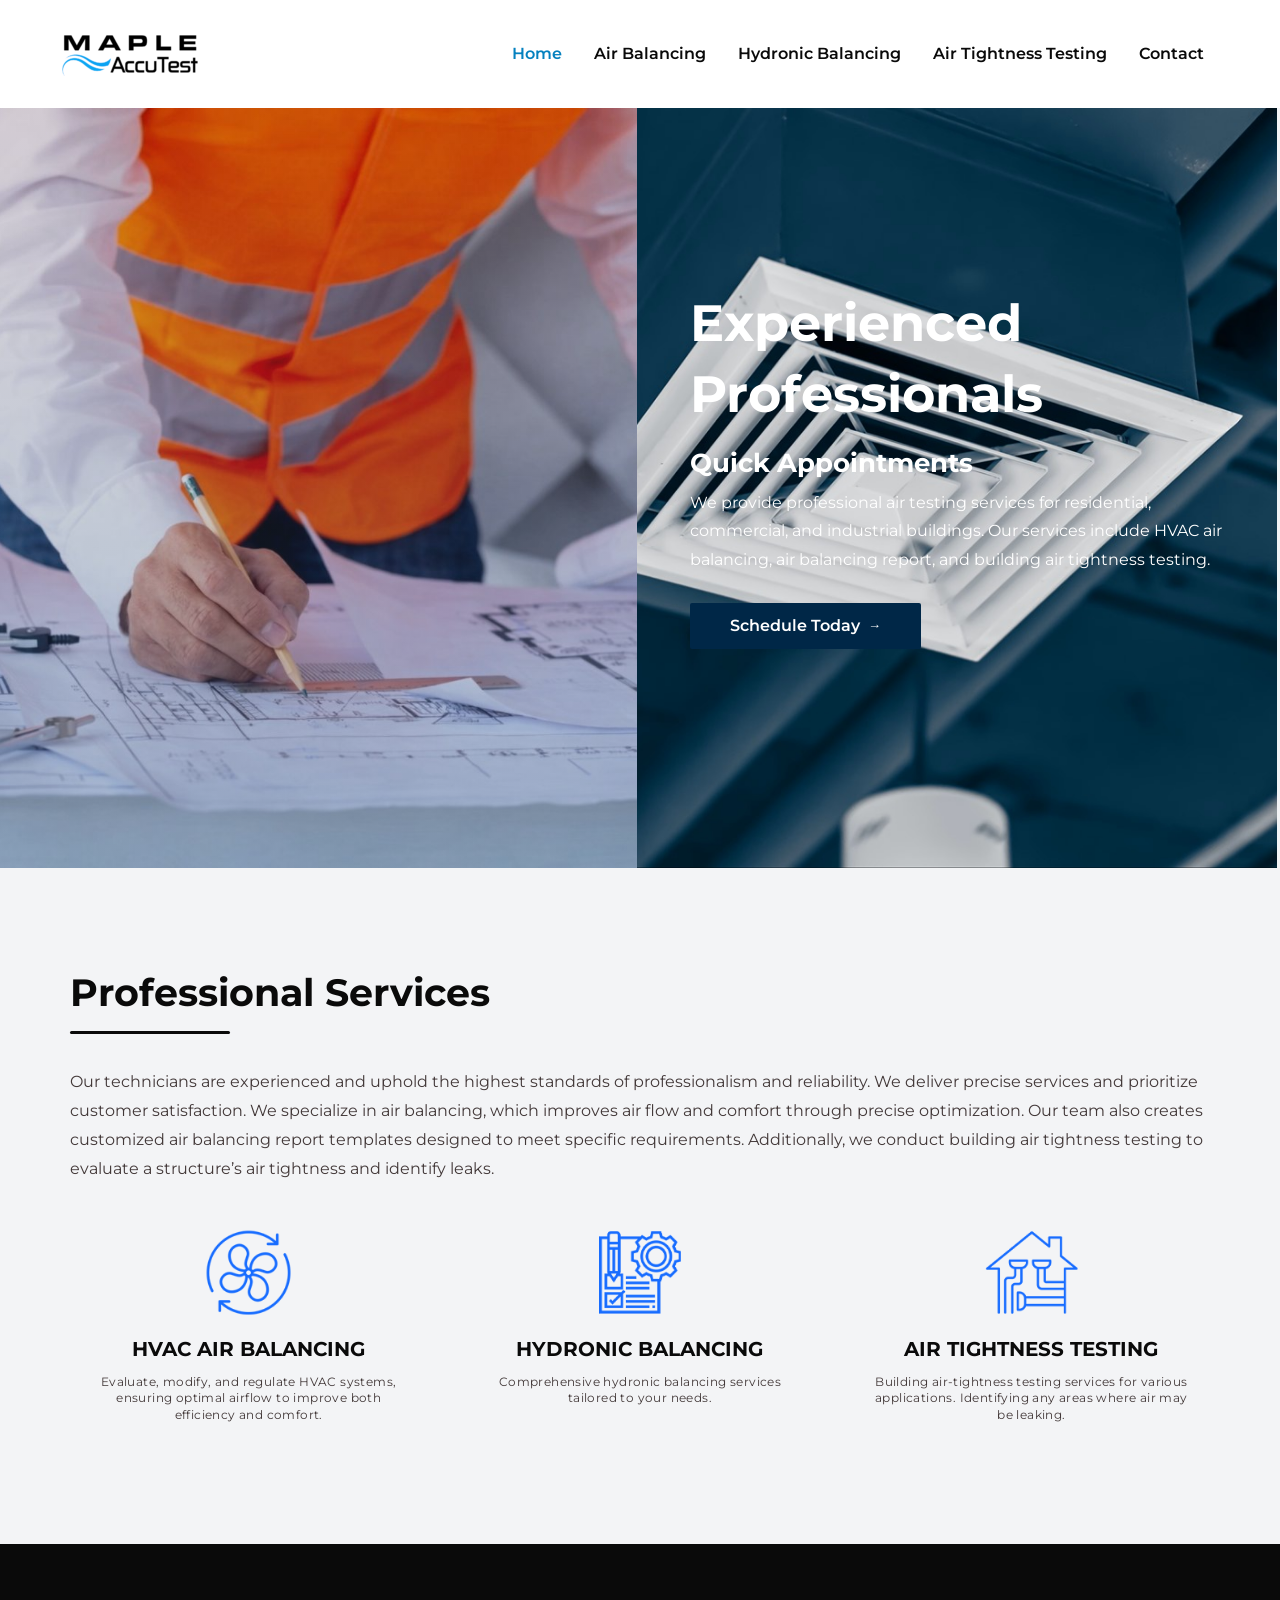
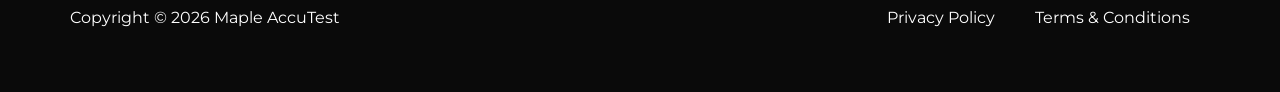
<file: index.html>
<!DOCTYPE html>
<html lang="en">
<head>
<meta charset="utf-8">
<meta name="viewport" content="width=device-width, initial-scale=1">
<title>Maple AccuTest – Professional HVAC Air Balancing Services</title>
<meta name="description" content="Maple AccuTest provides professional HVAC air balancing, air balancing reports and building air tightness testing for residential, commercial and industrial buildings.">
<link rel="icon" type="image/png" sizes="32x32" href="images/favicon-32.png">
<link rel="icon" type="image/png" sizes="192x192" href="images/favicon-192.png">
<link rel="apple-touch-icon" href="images/apple-touch-icon.png">
<link rel="stylesheet" href="css/style.css">
</head>
<body>
<a class="skip-link" href="#content">Skip to content</a>

<header class="site-header">
  <div class="container site-header__inner">
    <a class="brand" href="index.html"><img src="images/logo.png" alt="Maple AccuTest"></a>
    <button class="nav-toggle" type="button" aria-label="Open menu" aria-expanded="false">
      <span></span><span></span><span></span>
    </button>
    <nav class="main-nav" aria-label="Main navigation">
      <a href="index.html" class="is-active">Home</a>
      <a href="air-balancing.html">Air Balancing</a>
      <a href="hydronic-balancing.html">Hydronic Balancing</a>
      <a href="air-tightness-testing.html">Air Tightness Testing</a>
      <a href="contact-us.html">Contact</a>
    </nav>
  </div>
</header>

<main id="content">

  <!-- ============ Hero: two images, as on the original site ============
       left  half : hero-overlay.jpg  (blueprint / planning photo)
       right half : home-banner.jpg   (tiled background) + text block    -->
  <section class="hero">
    <div class="hero__panel" role="img" aria-label="Engineer marking up construction blueprints"></div>
    <div class="hero__banner" role="img" aria-label="Technician working inside an electrical control panel"></div>
    <div class="hero__body">
      <h1>Experienced Professionals</h1>
      <div class="hero__card">
        <h3>Quick Appointments</h3>
        <p>We provide professional air testing services for residential, commercial, and industrial buildings. Our services include HVAC air balancing, air balancing report, and building air tightness testing.</p>
        <a class="btn btn--navy" href="contact-us.html">Schedule Today <span class="btn__arrow">&#8594;</span></a>
      </div>
    </div>
  </section>

  <!-- ============ Professional services ============ -->
  <section class="section">
    <div class="container">
      <div class="section-head section-head--mobile-center">
        <h2>Professional Services</h2>
        <hr class="rule">
        <p>Our technicians are experienced and uphold the highest standards of professionalism and reliability. We deliver precise services and prioritize customer satisfaction. We specialize in air balancing, which improves air flow and comfort through precise optimization. Our team also creates customized air balancing report templates designed to meet specific requirements. Additionally, we conduct building air tightness testing to evaluate a structure&rsquo;s air tightness and identify leaks.</p>
      </div>

      <div class="cards">
        <article class="card">
          <div class="card__img"><a href="air-balancing.html"><img src="images/service-air-balancing.png" alt="HVAC air balancing"></a></div>          
          <h3><a href="air-balancing.html">HVAC AIR BALANCING</a></h3>
          <p>Evaluate, modify, and regulate HVAC systems, ensuring optimal airflow to improve both efficiency and comfort.</p>
        </article>
        <article class="card">
          <div class="card__img"><a href="hydronic-balancing.html"><img src="images/service-report.png" alt="hydronic-balancing"></a></div>
          <h3><a href="hydronic-balancing.html">HYDRONIC BALANCING</a></h3>
          <p>Comprehensive hydronic balancing services tailored to your needs.</p>
        </article>
        <article class="card">
          <div class="card__img"><a href="air-tightness-testing.html"><img src="images/service-air-tightness.png" alt="Air tightness testing"></a></div>
          <h3><a href="air-tightness-testing.html">AIR TIGHTNESS TESTING</a></h3>
          <p>Building air-tightness testing services for various applications. Identifying any areas where air may be leaking.</p>
        </article>
      </div>
    </div>
  </section>

</main>

<footer class="site-footer">
  <div class="container site-footer__inner">
    <div class="copyright">Copyright &copy; 2026 Maple AccuTest</div>
    <ul class="footer-links">
      <li><a href="privacy-policy.html">Privacy Policy</a></li>
      <li><a href="terms-conditions.html">Terms &amp; Conditions</a></li>
    </ul>
  </div>
</footer>

<script src="js/main.js"></script>
</body>
</html>
</file>
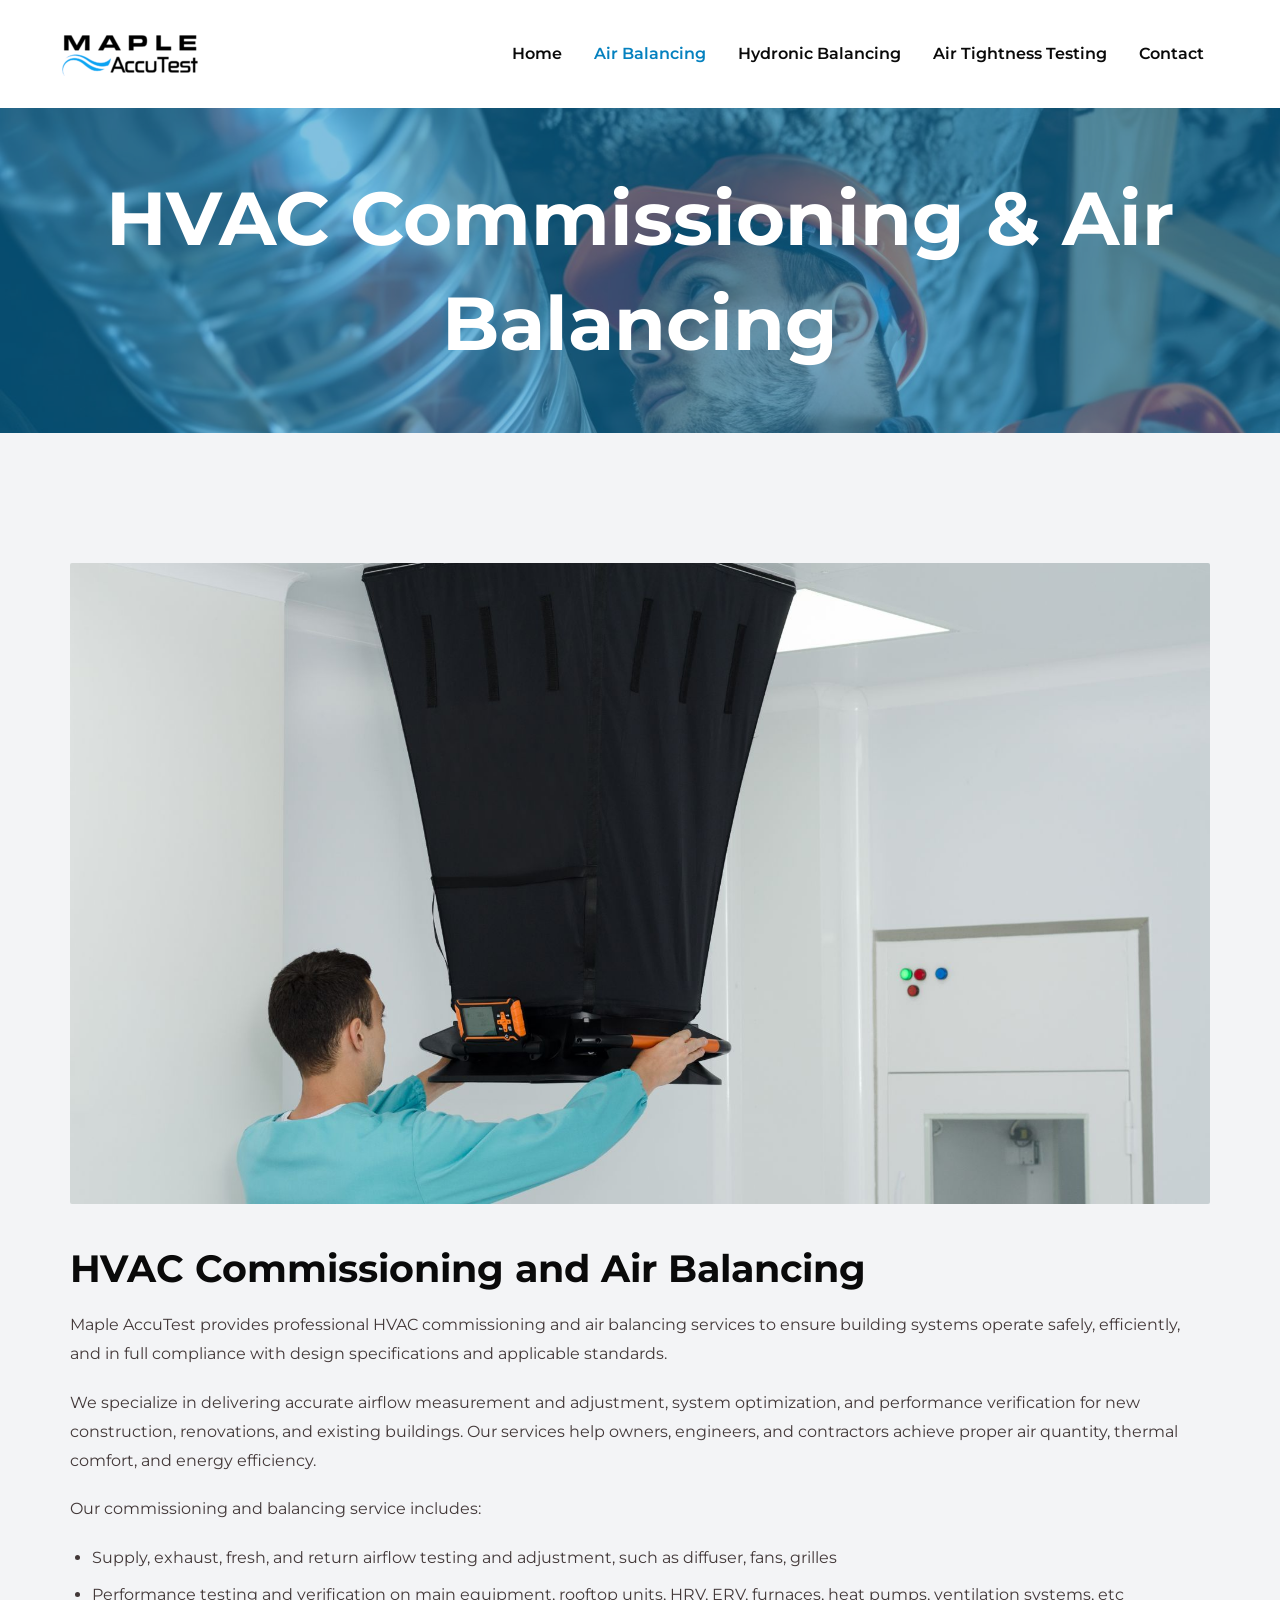
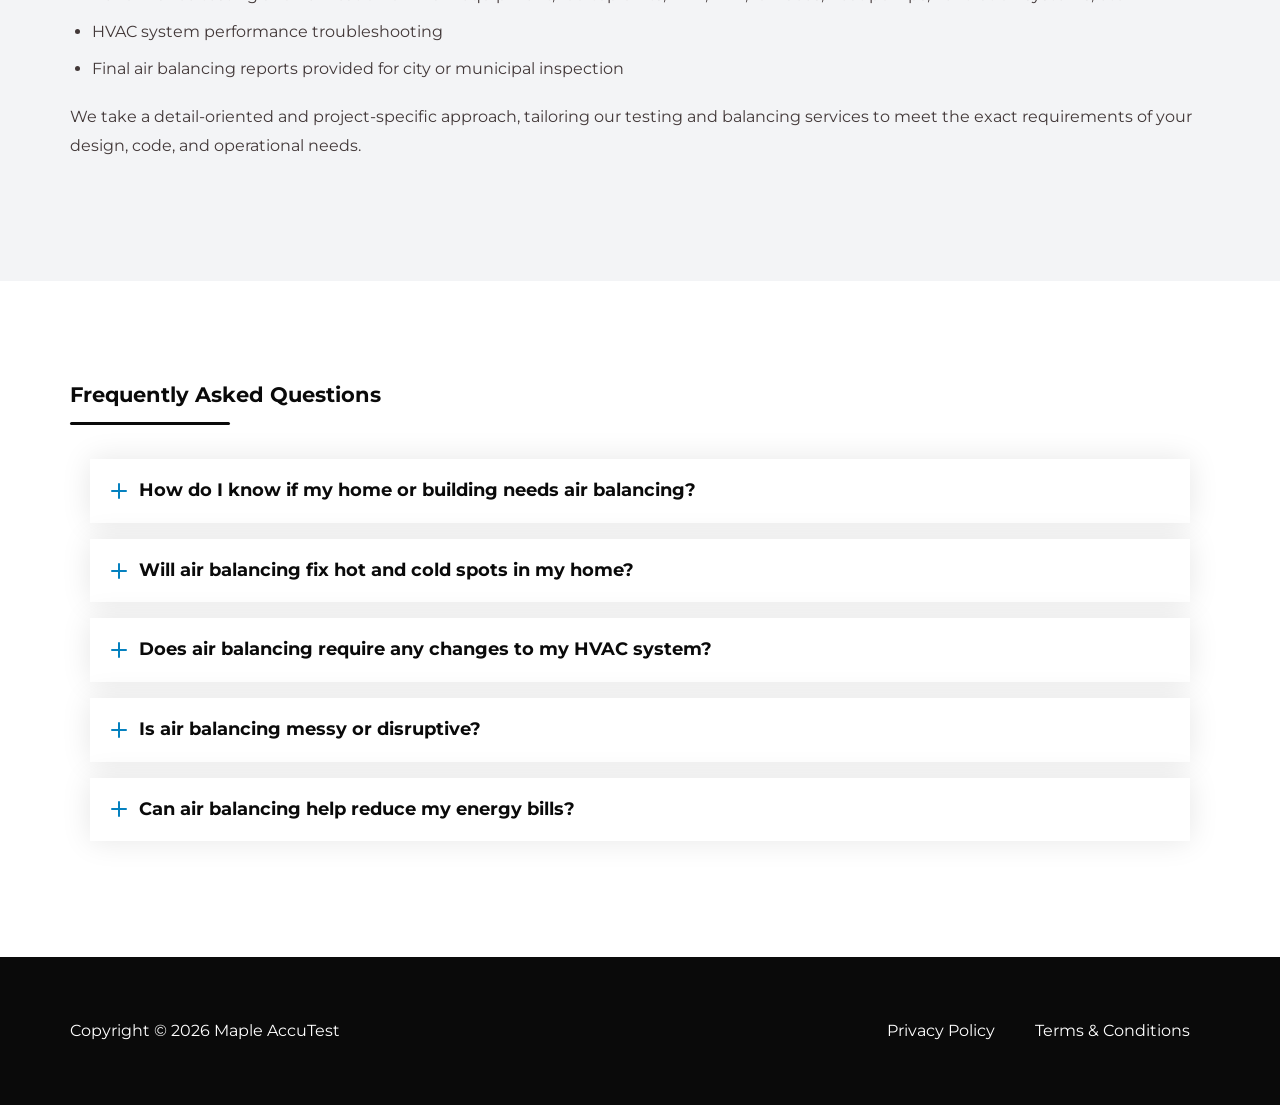
<file: air-balancing.html>
<!DOCTYPE html>
<html lang="en">
<head>
<meta charset="utf-8">
<meta name="viewport" content="width=device-width, initial-scale=1">
<title>Air Balancing – Maple AccuTest</title>
<meta name="description" content="Professional HVAC air balancing services: airflow measurement and adjustment, system optimization and performance verification for new and existing buildings.">
<link rel="icon" type="image/png" sizes="32x32" href="images/favicon-32.png">
<link rel="icon" type="image/png" sizes="192x192" href="images/favicon-192.png">
<link rel="apple-touch-icon" href="images/apple-touch-icon.png">
<link rel="stylesheet" href="css/style.css">
</head>
<body>
<a class="skip-link" href="#content">Skip to content</a>

<header class="site-header">
  <div class="container site-header__inner">
    <a class="brand" href="index.html"><img src="images/logo.png" alt="Maple AccuTest"></a>
    <button class="nav-toggle" type="button" aria-label="Open menu" aria-expanded="false">
      <span></span><span></span><span></span>
    </button>
    <nav class="main-nav" aria-label="Main navigation">
      <a href="index.html">Home</a>
      <a href="air-balancing.html" class="is-active">Air Balancing</a>
      <a href="hydronic-balancing.html">Hydronic Balancing</a>
      <a href="air-tightness-testing.html">Air Tightness Testing</a>
      <a href="contact-us.html">Contact</a>
    </nav>
  </div>
</header>

<main id="content">

  <section class="page-banner">
    <div class="container page-banner__inner">
      <h1>HVAC Commissioning & Air Balancing</h1>
    </div>
  </section>

  <section class="section">
    <div class="container">
      <div class="prose">
        <figure class="figure">
          <img src="images/air-balancing.jpg" alt="Technician performing HVAC air balancing measurements">
        </figure>

        <h2>HVAC Commissioning and Air Balancing</h2>
        <p>Maple AccuTest provides professional HVAC commissioning and air balancing services to ensure building systems operate safely, efficiently, and in full compliance with design specifications and applicable standards.</p>
        <p>We specialize in delivering accurate airflow measurement and adjustment, system optimization, and performance verification for new construction, renovations, and existing buildings. Our services help owners, engineers, and contractors achieve proper air quantity, thermal comfort, and energy efficiency.</p>
        <p>Our commissioning and balancing service includes:</p>
        <ul>
          <li>Supply, exhaust, fresh, and return airflow testing and adjustment, such as diffuser, fans, grilles</li>
          <li>Performance testing and verification on main equipment, rooftop units, HRV, ERV, furnaces, heat pumps, ventilation systems, etc</li>
          <li>HVAC system performance troubleshooting</li>
          <li>Final air balancing reports provided for city or municipal inspection</li>
        </ul>
        <p>We take a detail-oriented and project-specific approach, tailoring our testing and balancing services to meet the exact requirements of your design, code, and operational needs.</p>
      </div>
    </div>
  </section>

  <section class="section section--light">
    <div class="container">
      <div class="section-head faq-head">
        <h2>Frequently Asked Questions</h2>
        <hr class="rule">
      </div>

      <div class="faq">
        <div class="faq-item">
          <button class="faq-item__q" type="button" aria-expanded="false">
            <span class="faq-item__icon" aria-hidden="true"></span>
            How do I know if my home or building needs air balancing?
          </button>
          <div class="faq-item__a" hidden>
            <p>You may need air balancing if you notice uneven temperatures, weak airflow in certain rooms, noisy vents, or higher&#8209;than&#8209;expected energy bills. In commercial or multi&#8209;unit buildings, inconsistent comfort levels or frequent HVAC complaints are strong indicators. Contractors often request balancing after new installations or renovations to verify proper performance.</p>
          </div>
        </div>

        <div class="faq-item">
          <button class="faq-item__q" type="button" aria-expanded="false">
            <span class="faq-item__icon" aria-hidden="true"></span>
            Will air balancing fix hot and cold spots in my home?
          </button>
          <div class="faq-item__a" hidden>
            <p>In most cases, yes. Air balancing identifies whether airflow is being delivered correctly to each room. If the issue is caused by airflow imbalance, duct restrictions, or incorrect system settings, balancing can significantly improve comfort. If the problem is caused by insulation or building envelope issues, we&rsquo;ll point that out in the report.</p>
          </div>
        </div>

        <div class="faq-item">
          <button class="faq-item__q" type="button" aria-expanded="false">
            <span class="faq-item__icon" aria-hidden="true"></span>
            Does air balancing require any changes to my HVAC system?
          </button>
          <div class="faq-item__a" hidden>
            <p>Not always. Many systems only need minor adjustments such as damper tuning, register adjustments, or correcting airflow distribution. If we find issues like duct blockages, undersized returns, or equipment limitations, we&rsquo;ll include clear recommendations in the report so you can decide on next steps.</p>
          </div>
        </div>

        <div class="faq-item">
          <button class="faq-item__q" type="button" aria-expanded="false">
            <span class="faq-item__icon" aria-hidden="true"></span>
            Is air balancing messy or disruptive?
          </button>
          <div class="faq-item__a" hidden>
            <p>Not at all. The process is clean, quiet, and non&#8209;invasive. We simply take measurements at each vent and inspect the system. There&rsquo;s no cutting, drilling, or construction involved. Most homeowners continue their day as usual while we work.</p>
          </div>
        </div>

        <div class="faq-item">
          <button class="faq-item__q" type="button" aria-expanded="false">
            <span class="faq-item__icon" aria-hidden="true"></span>
            Can air balancing help reduce my energy bills?
          </button>
          <div class="faq-item__a" hidden>
            <p>Yes. When airflow is properly balanced, your HVAC system doesn&rsquo;t have to work as hard to heat or cool the space. This can reduce energy consumption, extend equipment lifespan, and improve overall system efficiency &mdash; especially in older homes or buildings with uneven airflow.</p>
          </div>
        </div>
      </div>
    </div>
  </section>

</main>

<footer class="site-footer">
  <div class="container site-footer__inner">
    <div class="copyright">Copyright &copy; 2026 Maple AccuTest</div>
    <ul class="footer-links">
      <li><a href="privacy-policy.html">Privacy Policy</a></li>
      <li><a href="terms-conditions.html">Terms &amp; Conditions</a></li>
    </ul>
  </div>
</footer>

<script src="js/main.js"></script>
</body>
</html>
</file>
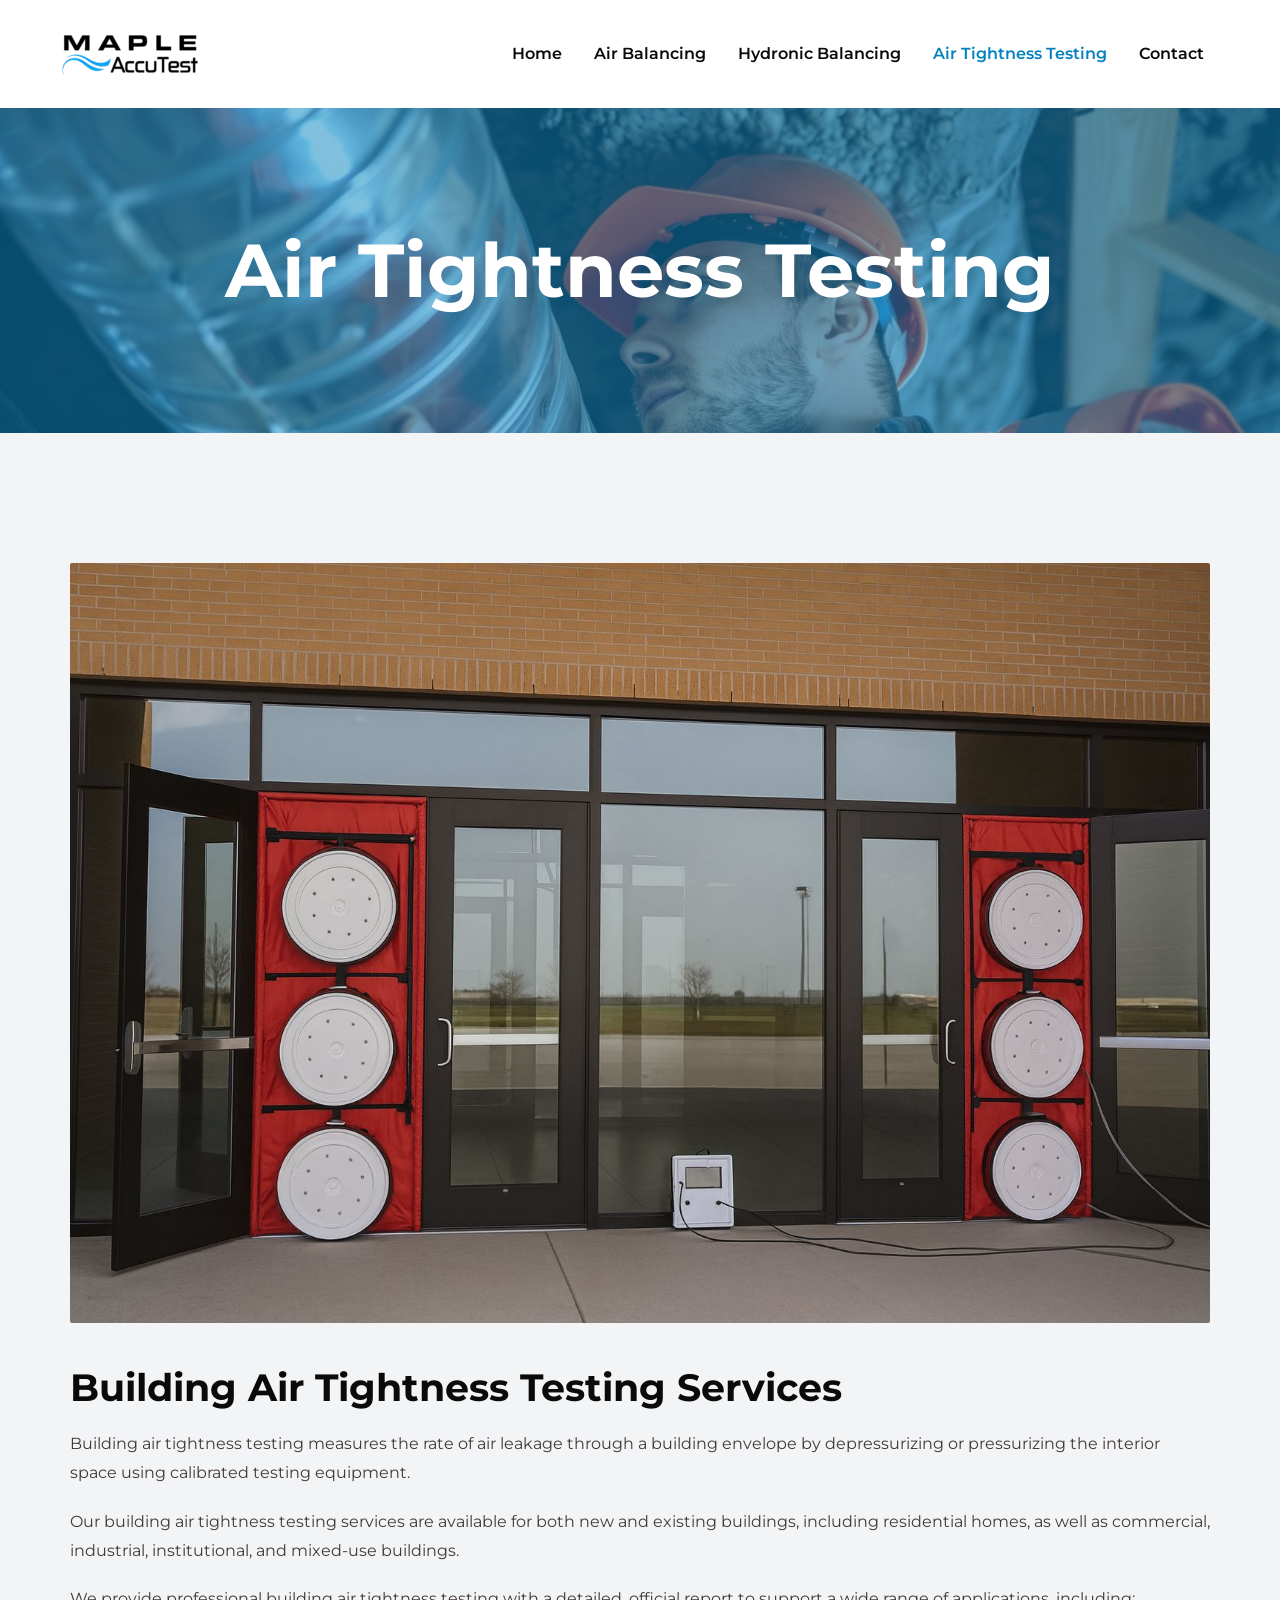
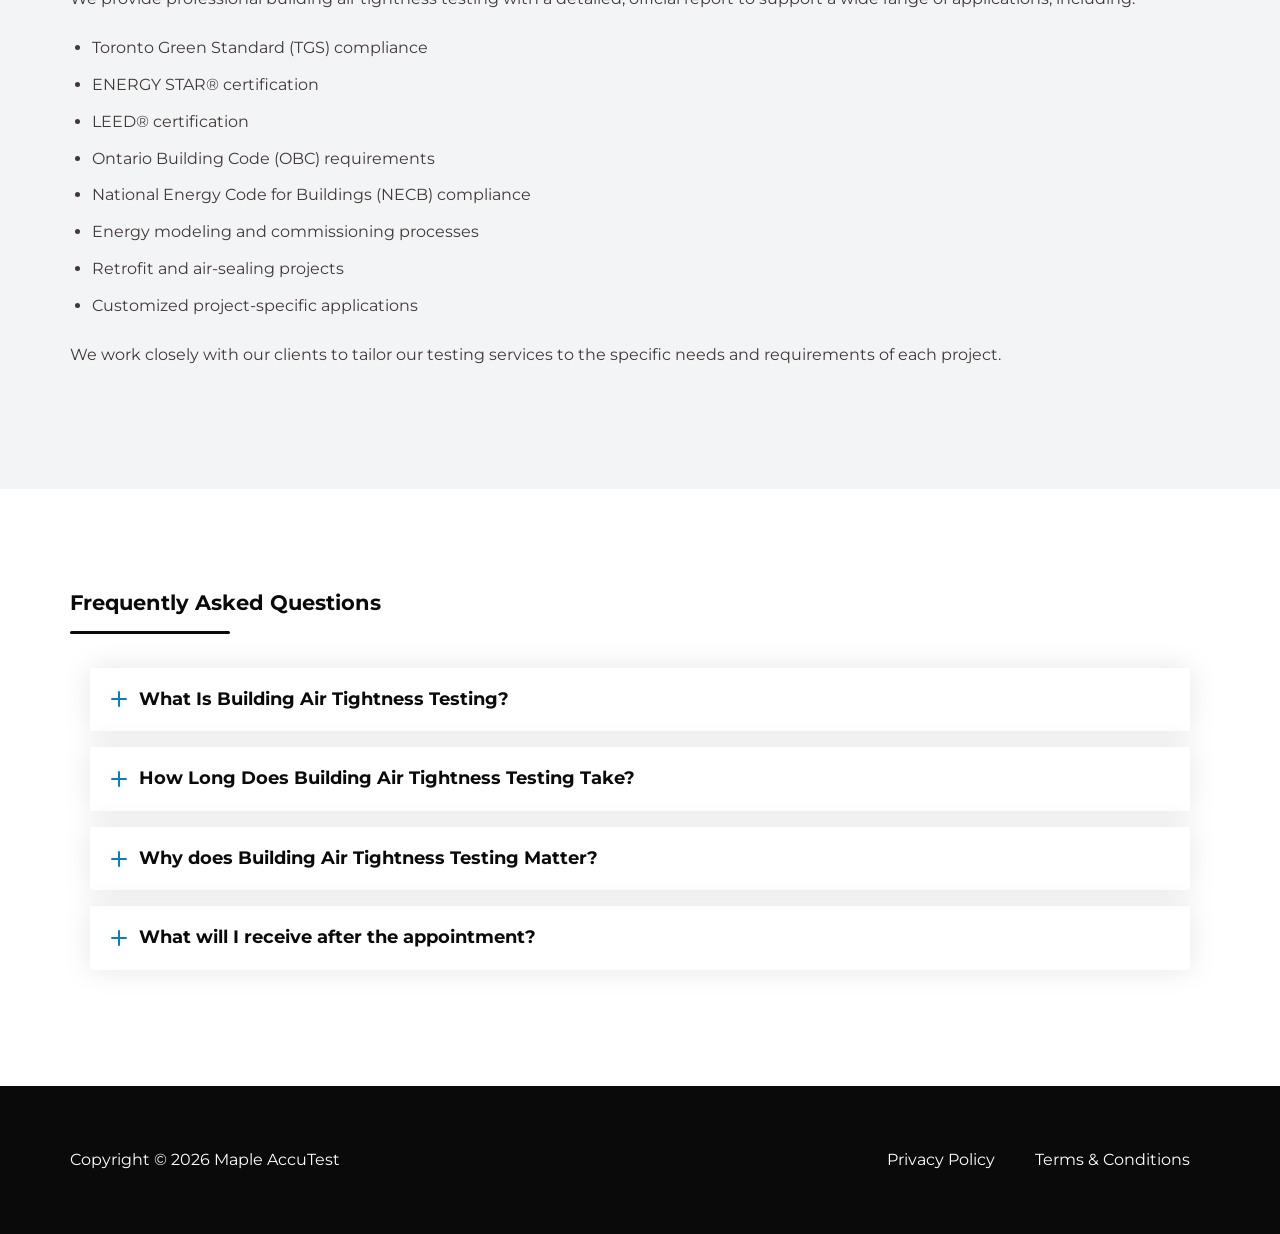
<file: air-tightness-testing.html>
<!DOCTYPE html>
<html lang="en">
<head>
<meta charset="utf-8">
<meta name="viewport" content="width=device-width, initial-scale=1">
<title>Air Tightness Testing – Maple AccuTest</title>
<meta name="description" content="Building air tightness testing (blower door test) for residential, commercial, industrial and institutional buildings, with detailed official reporting.">
<link rel="icon" type="image/png" sizes="32x32" href="images/favicon-32.png">
<link rel="icon" type="image/png" sizes="192x192" href="images/favicon-192.png">
<link rel="apple-touch-icon" href="images/apple-touch-icon.png">
<link rel="stylesheet" href="css/style.css">
</head>
<body>
<a class="skip-link" href="#content">Skip to content</a>

<header class="site-header">
  <div class="container site-header__inner">
    <a class="brand" href="index.html"><img src="images/logo.png" alt="Maple AccuTest"></a>
    <button class="nav-toggle" type="button" aria-label="Open menu" aria-expanded="false">
      <span></span><span></span><span></span>
    </button>
    <nav class="main-nav" aria-label="Main navigation">
      <a href="index.html">Home</a>
      <a href="air-balancing.html">Air Balancing</a>
      <a href="hydronic-balancing.html">Hydronic Balancing</a>
      <a href="air-tightness-testing.html" class="is-active">Air Tightness Testing</a>
      <a href="contact-us.html">Contact</a>
    </nav>
  </div>
</header>

<main id="content">

  <section class="page-banner">
    <div class="container page-banner__inner">
      <h1>Air Tightness Testing</h1>
    </div>
  </section>

  <section class="section">
    <div class="container">
      <div class="prose">
        <figure class="figure">
          <img src="images/air-tightness-testing.jpg" alt="Building air tightness testing with blower door equipment">
        </figure>

        <h2>Building Air Tightness Testing Services</h2>
        <p>Building air tightness testing measures the rate of air leakage through a building envelope by depressurizing or pressurizing the interior space using calibrated testing equipment.</p>
        <p>Our building air tightness testing services are available for both new and existing buildings, including residential homes, as well as commercial, industrial, institutional, and mixed-use buildings.</p>
        <p>We provide professional building air tightness testing with a detailed, official report to support a wide range of applications, including:</p>
        <ul>
          <li>Toronto Green Standard (TGS) compliance</li>
          <li>ENERGY STAR&reg; certification</li>
          <li>LEED&reg; certification</li>
          <li>Ontario Building Code (OBC) requirements</li>
          <li>National Energy Code for Buildings (NECB) compliance</li>
          <li>Energy modeling and commissioning processes</li>
          <li>Retrofit and air-sealing projects</li>
          <li>Customized project-specific applications</li>
        </ul>
        <p>We work closely with our clients to tailor our testing services to the specific needs and requirements of each project.</p>
      </div>
    </div>
  </section>

  <section class="section section--light">
    <div class="container">
      <div class="section-head faq-head">
        <h2>Frequently Asked Questions</h2>
        <hr class="rule">
      </div>

      <div class="faq">
        <div class="faq-item">
          <button class="faq-item__q" type="button" aria-expanded="false">
            <span class="faq-item__icon" aria-hidden="true"></span>
            What Is Building Air Tightness Testing?
          </button>
          <div class="faq-item__a" hidden>
            <p>Building Air Tightness Testing (often called a blower door test) is a professional assessment that measures how much outside air leaks into a building through gaps, cracks, and unintended openings in the structure. The goal is to determine how &ldquo;tight&rdquo; or &ldquo;drafty&rdquo; a building is, and whether it meets energy&#8209;efficiency and performance standards.</p>
          </div>
        </div>

        <div class="faq-item">
          <button class="faq-item__q" type="button" aria-expanded="false">
            <span class="faq-item__icon" aria-hidden="true"></span>
            How Long Does Building Air Tightness Testing Take?
          </button>
          <div class="faq-item__a" hidden>
            <p>A standard Building Air Tightness Test (blower door test) typically takes 1 to 2 hours for most residential homes. This includes setup, testing, diagnosing leakage areas, and reviewing the results.</p>
            <p>For larger homes, multi&#8209;unit buildings, or commercial spaces, the process can take 2 to 4 hours or more, depending on:</p>
            <ul>
              <li>The size and layout of the building</li>
              <li>How many exterior doors and levels need to be tested</li>
              <li>Accessibility of key areas (mechanical rooms, attic hatches, etc.)</li>
              <li>Whether the client wants a basic test or a more detailed diagnostic assessment</li>
            </ul>
            <p>We always provide an estimated timeframe before starting so homeowners, builders, contractors, and property managers can plan accordingly.</p>
          </div>
        </div>

        <div class="faq-item">
          <button class="faq-item__q" type="button" aria-expanded="false">
            <span class="faq-item__icon" aria-hidden="true"></span>
            Why does Building Air Tightness Testing Matter?
          </button>
          <div class="faq-item__a" hidden>
            <p>This provides a clear picture of the building&rsquo;s overall airtightness and identifies areas where energy loss, drafts, or moisture problems may occur.</p>
            <p>This type of testing is valuable for homeowners, buyers, builders, contractors, and property managers because it verifies how well the building envelope is performing &mdash; something that directly affects comfort, energy bills, indoor air quality, and long&#8209;term durability.</p>
            <p>It&rsquo;s one of the most reliable ways to understand how well a building is sealed and where improvements can be made.</p>
          </div>
        </div>

        <div class="faq-item">
          <button class="faq-item__q" type="button" aria-expanded="false">
            <span class="faq-item__icon" aria-hidden="true"></span>
            What will I receive after the appointment?
          </button>
          <div class="faq-item__a" hidden>
            <p>You&rsquo;ll receive a detailed, easy&#8209;to&#8209;understand report summarizing the test results, leakage rate, and any recommended upgrades. This documentation is valuable for homeowners, builders, contractors, and property managers who need proof of performance or compliance.</p>
          </div>
        </div>
      </div>
    </div>
  </section>

</main>

<footer class="site-footer">
  <div class="container site-footer__inner">
    <div class="copyright">Copyright &copy; 2026 Maple AccuTest</div>
    <ul class="footer-links">
      <li><a href="privacy-policy.html">Privacy Policy</a></li>
      <li><a href="terms-conditions.html">Terms &amp; Conditions</a></li>
    </ul>
  </div>
</footer>

<script src="js/main.js"></script>
</body>
</html>
</file>
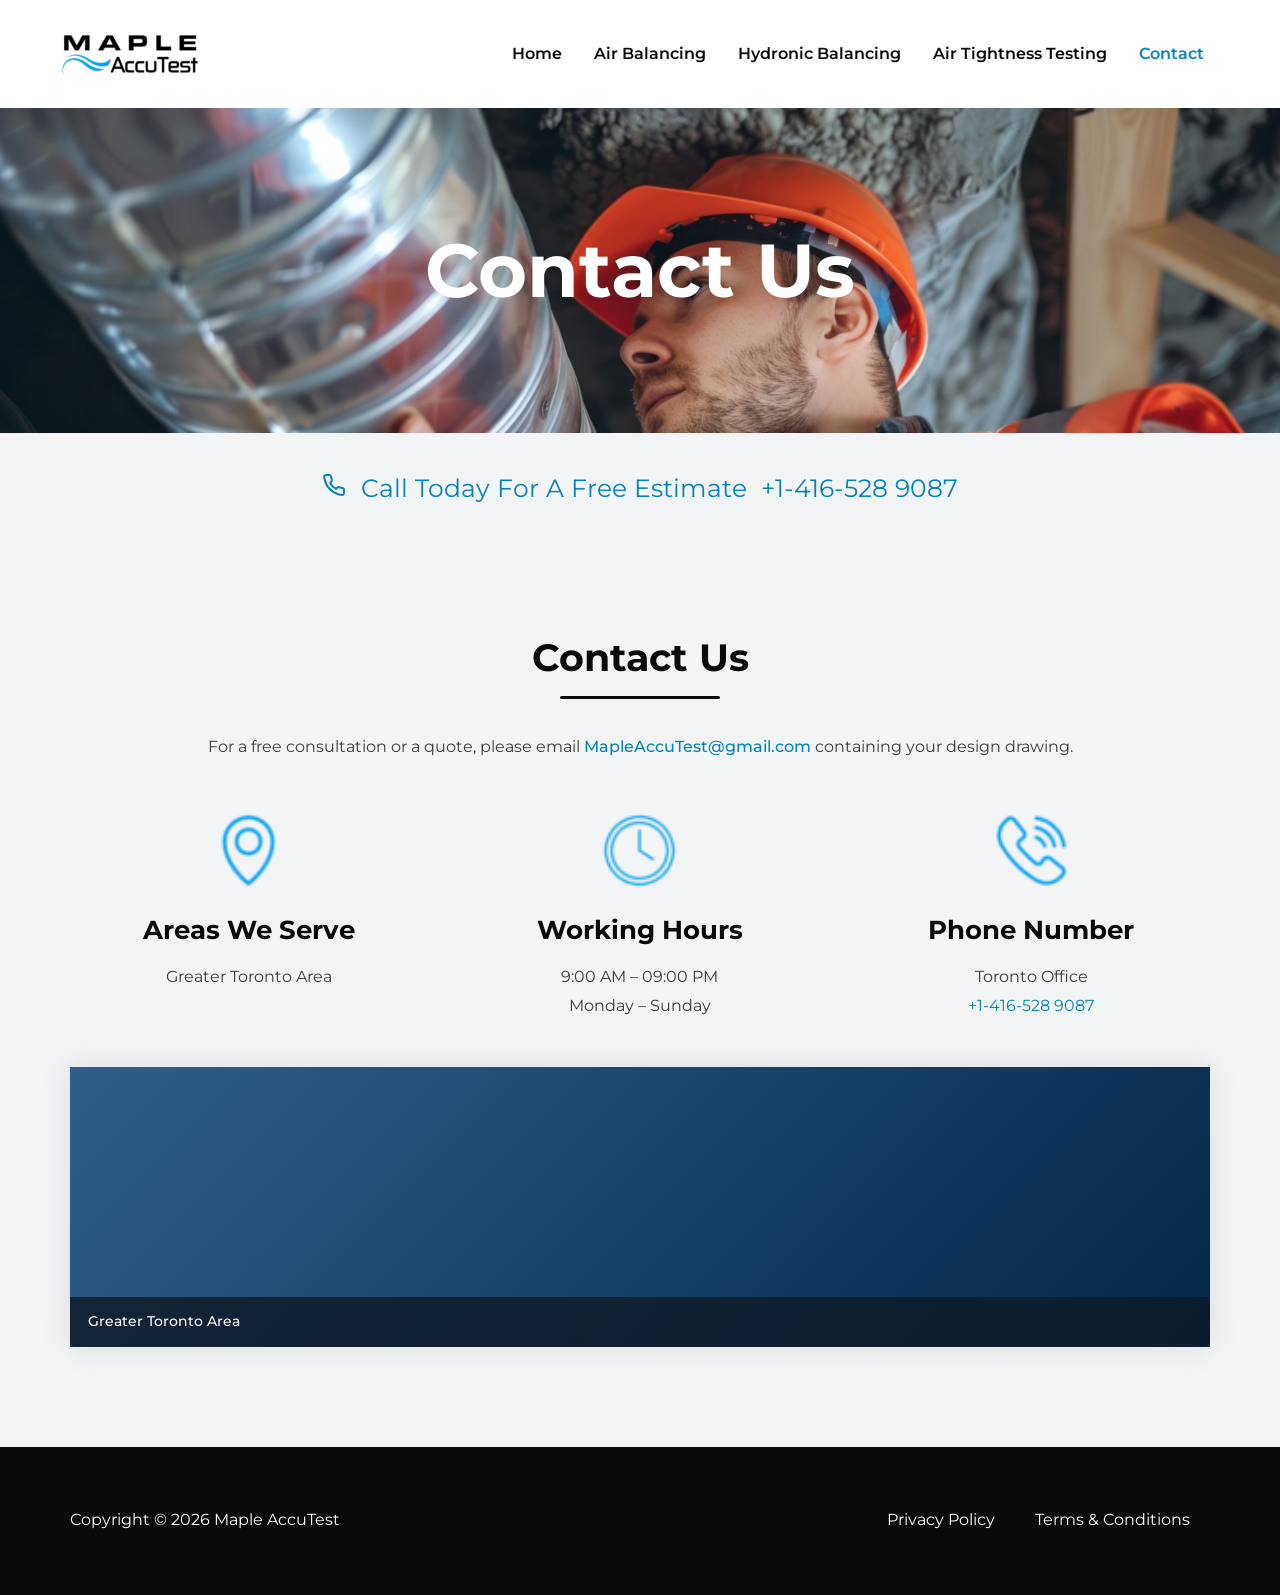
<file: contact-us.html>
<!DOCTYPE html>
<html lang="en">
<head>
<meta charset="utf-8">
<meta name="viewport" content="width=device-width, initial-scale=1">
<title>Contact Us – Maple AccuTest</title>
<meta name="description" content="Contact Maple AccuTest for a free consultation or quote on HVAC air balancing, air balancing reports and building air tightness testing.">
<link rel="icon" type="image/png" sizes="32x32" href="images/favicon-32.png">
<link rel="icon" type="image/png" sizes="192x192" href="images/favicon-192.png">
<link rel="apple-touch-icon" href="images/apple-touch-icon.png">
<link rel="stylesheet" href="css/style.css">
</head>
<body>
<a class="skip-link" href="#content">Skip to content</a>

<header class="site-header">
  <div class="container site-header__inner">
    <a class="brand" href="index.html"><img src="images/logo.png" alt="Maple AccuTest"></a>
    <button class="nav-toggle" type="button" aria-label="Open menu" aria-expanded="false">
      <span></span><span></span><span></span>
    </button>
    <nav class="main-nav" aria-label="Main navigation">
      <a href="index.html">Home</a>
      <a href="air-balancing.html">Air Balancing</a>
      <a href="hydronic-balancing.html">Hydronic Balancing</a>
      <a href="air-tightness-testing.html">Air Tightness Testing</a>
      <a class="is-active" href="contact-us.html">Contact</a>
    </nav>
  </div>
</header>

<main id="content">

  <section class="page-banner page-banner--plain">
    <div class="container page-banner__inner">
      <h1>Contact Us</h1>
    </div>
  </section>

  <div class="cta-line">
    <a href="tel:+14165289087">
      <span style="width: 24px; height: 24px; display: inline-block; margin-right: 8px;">
        <svg viewBox="0 0 24 24"><path d="M22 16.92v3a2 2 0 01-2.18 2 19.79 19.79 0 01-8.63-3.07 19.5 19.5 0 01-6-6 19.79 19.79 0 01-3.07-8.67A2 2 0 014.11 2h3a2 2 0 012 1.72c.127.96.361 1.903.7 2.81a2 2 0 01-.45 2.11L8.09 9.91a16 16 0 006 6l1.27-1.27a2 2 0 012.11-.45c.907.339 1.85.573 2.81.7A2 2 0 0122 16.92z" fill="none" stroke="currentColor" stroke-width="2" stroke-linecap="round" stroke-linejoin="round"></path></svg>
      </span>
      <span class="elementor-icon-list-text">Call Today For A Free Estimate  &nbsp;+1-416-528 9087</span>
    </a>
  </div>

  <section class="section">
    <div class="container">
      <div class="section-head section-head--center">
        <h2>Contact Us</h2>
        <hr class="rule">
        <p class="contact-lead">For a free consultation or a quote, please email
          <a href="mailto:mapleaccutest@gmail.com">MapleAccuTest@gmail.com</a> containing your design drawing.</p>
      </div>

      <div class="info-grid">
        <div class="info-card">
          <div class="info-card__img"><img src="images/icon-location.png" alt=""></div>
          <h3>Areas We Serve</h3>
          <p>Greater Toronto Area</p>
        </div>

        <div class="info-card">
          <div class="info-card__img"><img src="images/icon-hours.png" alt=""></div>
          <h3>Working Hours</h3>
          <p>9:00 AM &ndash; 09:00 PM<br>Monday &ndash; Sunday</p>
        </div>

        <div class="info-card">
          <div class="info-card__img"><img src="images/icon-phone.png" alt=""></div>
          <h3>Phone Number</h3>
          <p>
            Toronto Office<br><a href="tel:+14165289087">+1-416-528 9087</a>
          </p>
        </div>
      </div>

      <div class="map-grid" style="display:block">
        <div class="map-card">
          <iframe
            src="https://maps.google.com/maps?q=Toronto&amp;t=m&amp;z=11&amp;output=embed&amp;iwloc=near"
            title="Map of Toronto service area" loading="lazy"></iframe>
          <div class="map-card__label">Greater Toronto Area</div>
        </div>
      </div>
    </div>
  </section>

</main>

<footer class="site-footer">
  <div class="container site-footer__inner">
    <div class="copyright">Copyright &copy; 2026 Maple AccuTest</div>
    <ul class="footer-links">
      <li><a href="privacy-policy.html">Privacy Policy</a></li>
      <li><a href="terms-conditions.html">Terms &amp; Conditions</a></li>
    </ul>
  </div>
</footer>

<script src="js/main.js"></script>
</body>
</html>
</file>
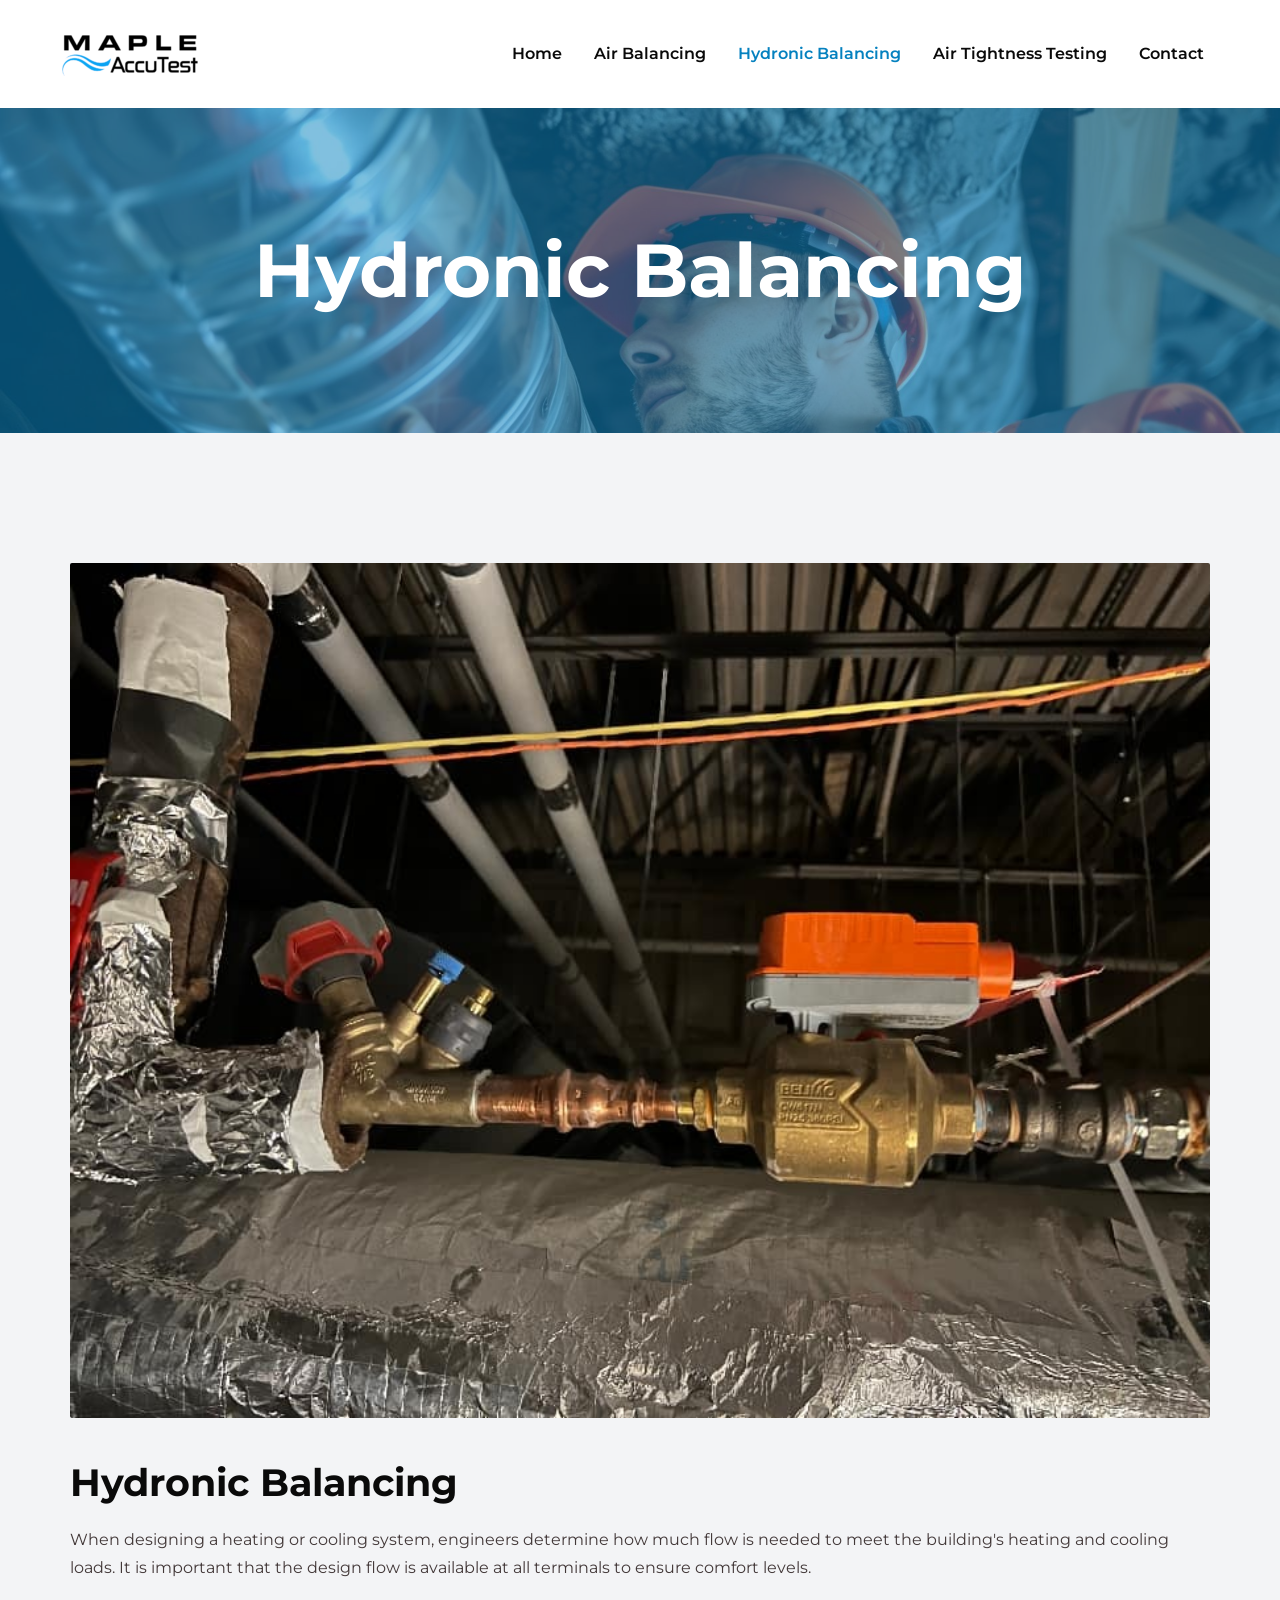
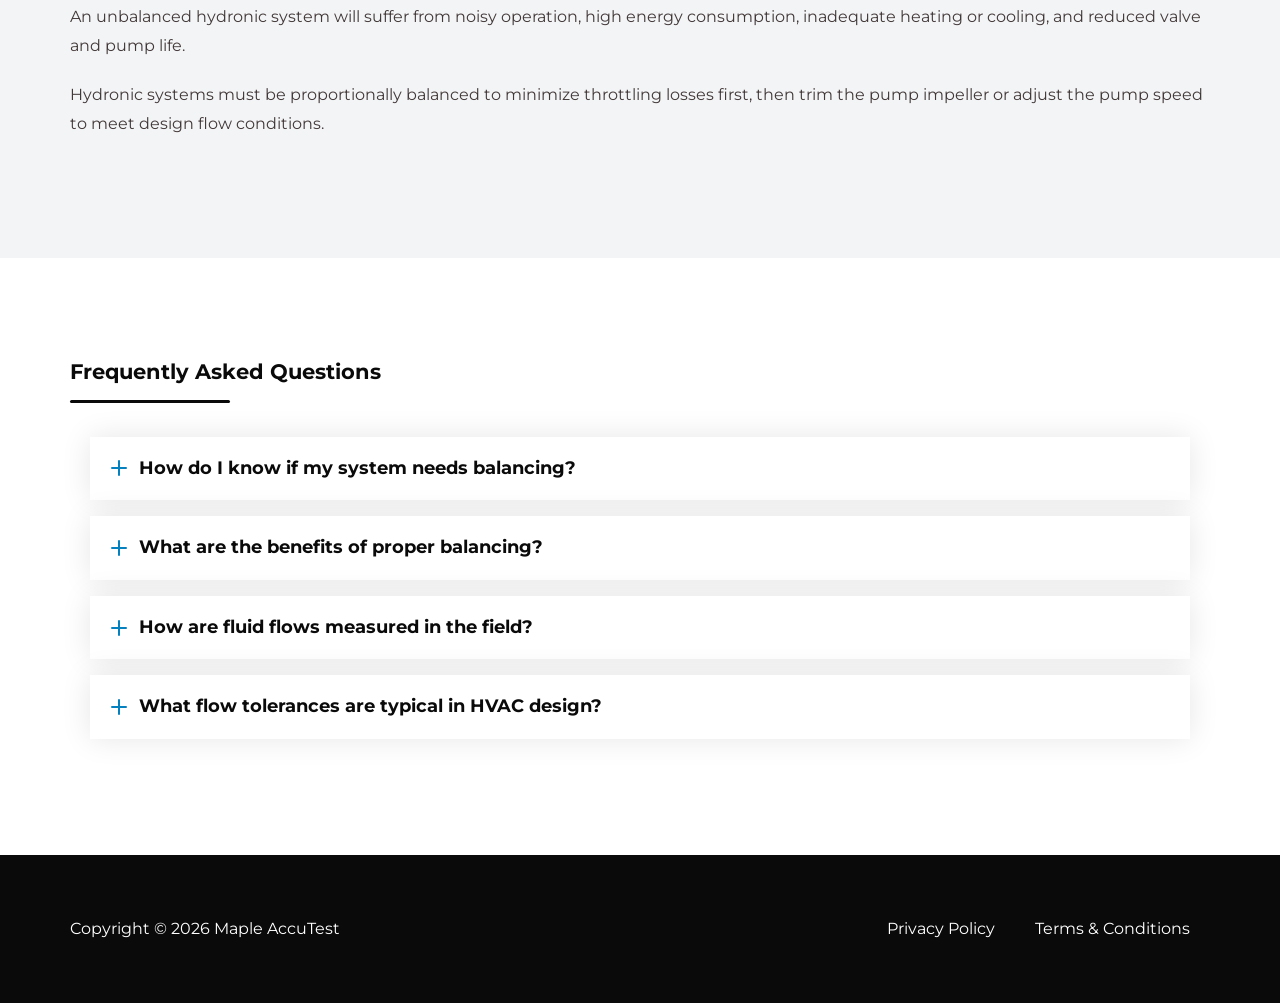
<file: hydronic-balancing.html>
<!DOCTYPE html>
<html lang="en">
<head>
<meta charset="utf-8">
<meta name="viewport" content="width=device-width, initial-scale=1">
<title>Air Balancing Report – Maple AccuTest</title>
<meta name="description" content="Project-specific air balancing report templates, certified report documentation and support for rejected air balancing reports.">
<link rel="icon" type="image/png" sizes="32x32" href="images/favicon-32.png">
<link rel="icon" type="image/png" sizes="192x192" href="images/favicon-192.png">
<link rel="apple-touch-icon" href="images/apple-touch-icon.png">
<link rel="stylesheet" href="css/style.css">
</head>
<body>
<a class="skip-link" href="#content">Skip to content</a>

<header class="site-header">
  <div class="container site-header__inner">
    <a class="brand" href="index.html"><img src="images/logo.png" alt="Maple AccuTest"></a>
    <button class="nav-toggle" type="button" aria-label="Open menu" aria-expanded="false">
      <span></span><span></span><span></span>
    </button>
    <nav class="main-nav" aria-label="Main navigation">
      <a href="index.html">Home</a>
      <a href="air-balancing.html">Air Balancing</a>
      <a href="hydronic-balancing.html" class="is-active">Hydronic Balancing</a>
      <a href="air-tightness-testing.html">Air Tightness Testing</a>
      <a href="contact-us.html">Contact</a>
    </nav>
  </div>
</header>

<main id="content">

  <section class="page-banner">
    <div class="container page-banner__inner">
      <h1>Hydronic Balancing</h1>
    </div>
  </section>

  <section class="section">
    <div class="container">
      <div class="prose">
        <figure class="figure">
          <img src="images/hydronic-balancing.jpg" alt="Technician performing hydronic balancing measurements">
        </figure>

        <h2>Hydronic Balancing</h2>
        <p>When designing a heating or cooling system, engineers determine how much flow is needed to meet the building's heating and cooling loads. It is important that the design flow is available at all terminals to ensure comfort levels.</p>
        <p>An unbalanced hydronic system will suffer from noisy operation, high energy consumption, inadequate heating or cooling, and reduced valve and pump life.</p>
        <p>Hydronic systems must be proportionally balanced to minimize throttling losses first, then trim the pump impeller or adjust the pump speed to meet design flow conditions.</p>
      </div>
    </div>
  </section>

  <section class="section section--light">
    <div class="container">
      <div class="section-head faq-head">
        <h2>Frequently Asked Questions</h2>
        <hr class="rule">
      </div>

      <div class="faq">
        <div class="faq-item">
          <button class="faq-item__q" type="button" aria-expanded="false">
            <span class="faq-item__icon" aria-hidden="true"></span>
            How do I know if my system needs balancing?
          </button>
          <div class="faq-item__a" hidden>
            <p>The most glaring signs are uneven heating or cooling—rooms closest to the plant are overheated, while distant zones stay freezing cold.</p>
          </div>
        </div>

        <div class="faq-item">
          <button class="faq-item__q" type="button" aria-expanded="false">
            <span class="faq-item__icon" aria-hidden="true"></span>
            What are the benefits of proper balancing?
          </button>
          <div class="faq-item__a" hidden>
            <p>It directly improves indoor occupant comfort. It maximizes energy savings by preventing overflow, extends the lifespan of components by reducing system strain, and prevents noisy velocity spikes.</p>
          </div>
        </div>

        <div class="faq-item">
          <button class="faq-item__q" type="button" aria-expanded="false">
            <span class="faq-item__icon" aria-hidden="true"></span>
            How are fluid flows measured in the field?
          </button>
          <div class="faq-item__a" hidden>
            <p>Balancing technicians use portable, calibrated differential pressure or ultrasonic flow meters attached to built-in circuit setters, venturi devices, or measurement stations embedded in the system piping.</p>
          </div>
        </div>

        <div class="faq-item">
          <button class="faq-item__q" type="button" aria-expanded="false">
            <span class="faq-item__icon" aria-hidden="true"></span>
            What flow tolerances are typical in HVAC design?
          </button>
          <div class="faq-item__a" hidden>
            <p>Standard project specifications usually permit a tolerance of ±10% of the engineered design flow at terminal units like coils and radiators. Major equipment like chillers or boilers often requires much tighter tolerances.</p>
          </div>
        </div>
      </div>
    </div>
  </section>
</main>

<footer class="site-footer">
  <div class="container site-footer__inner">
    <div class="copyright">Copyright &copy; 2026 Maple AccuTest</div>
    <ul class="footer-links">
      <li><a href="privacy-policy.html">Privacy Policy</a></li>
      <li><a href="terms-conditions.html">Terms &amp; Conditions</a></li>
    </ul>
  </div>
</footer>

<script src="js/main.js"></script>
</body>
</html>
</file>
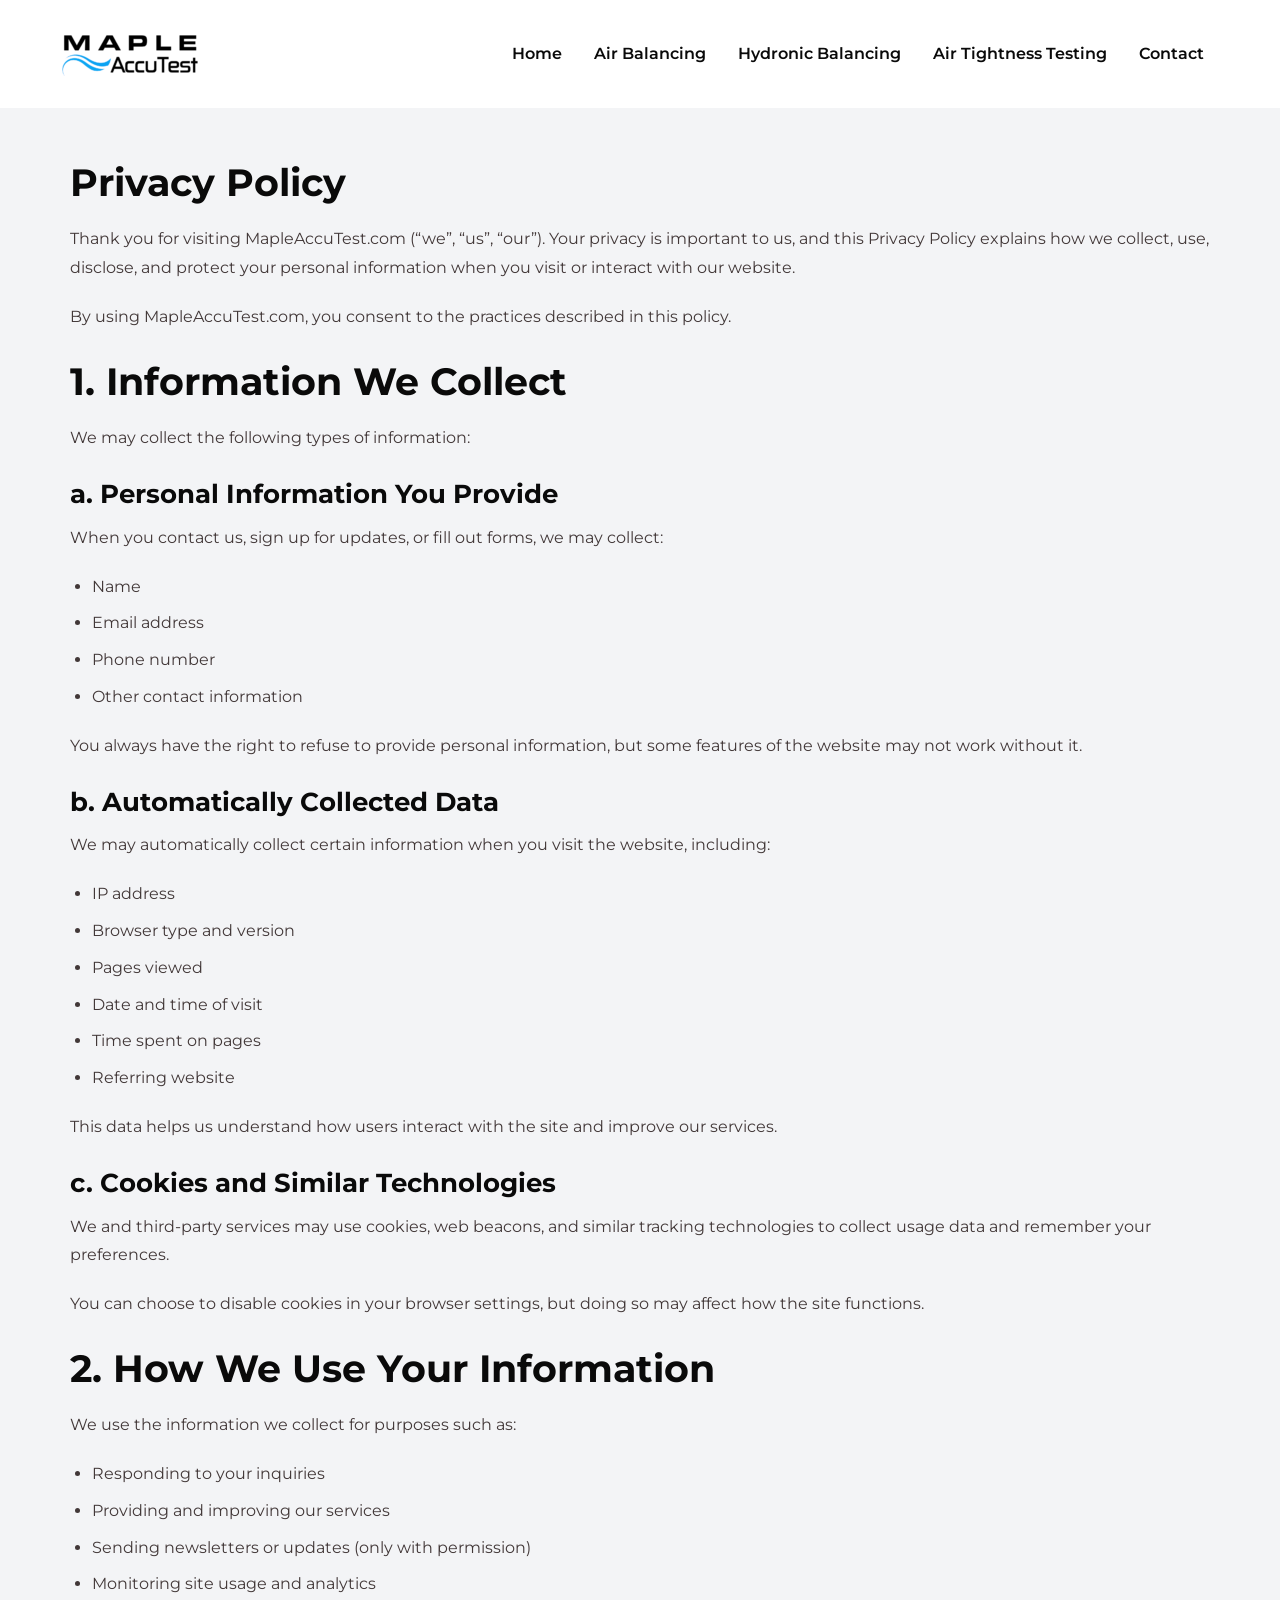
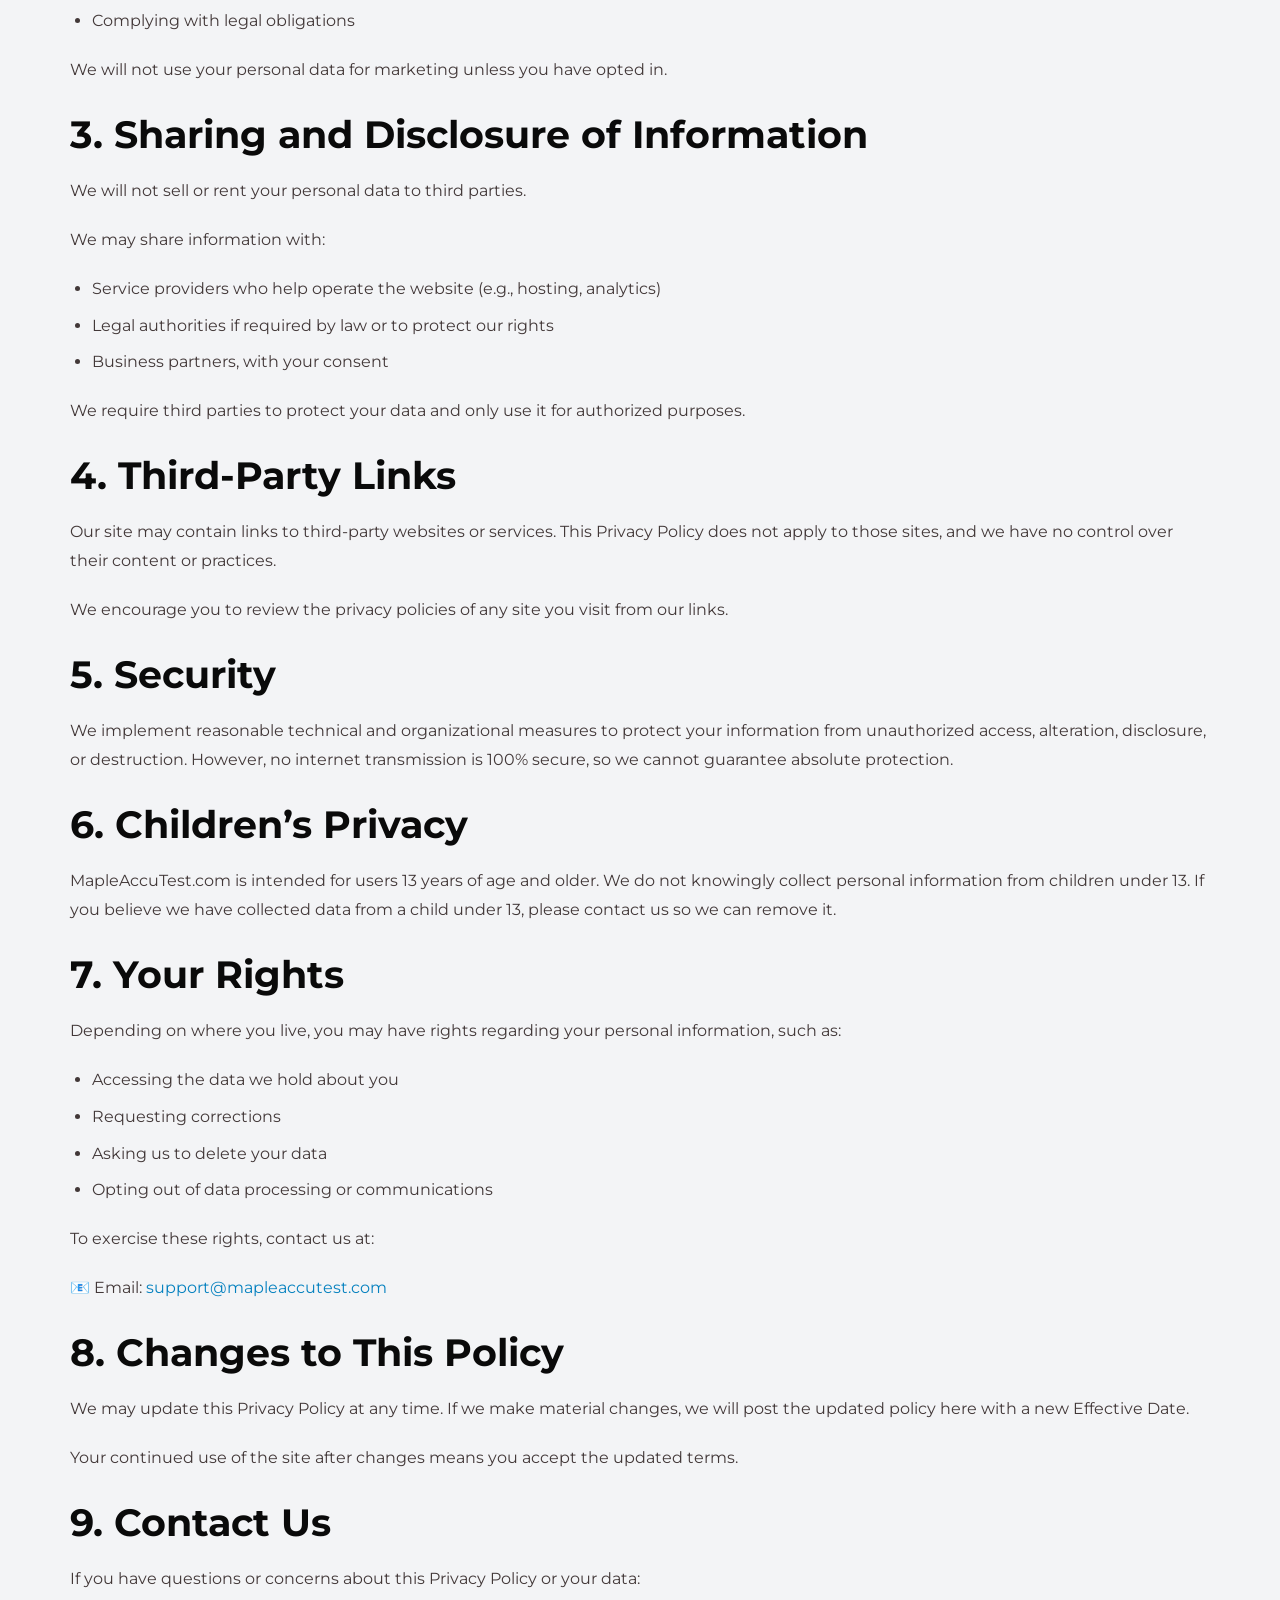
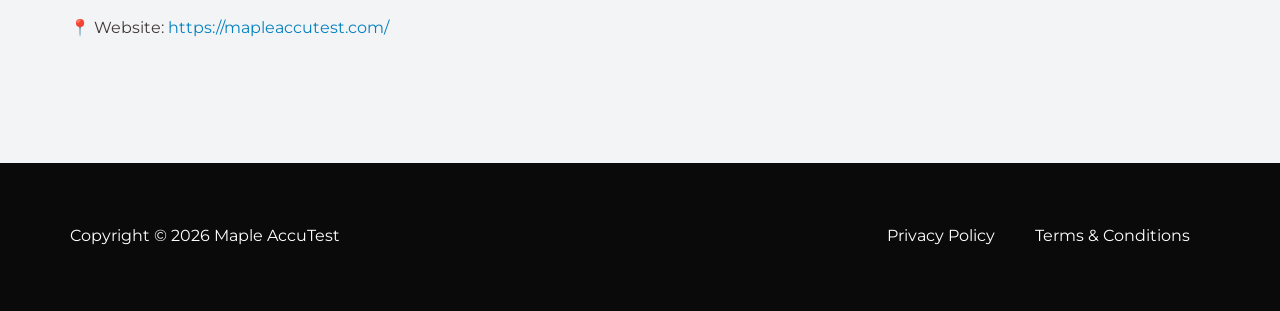
<file: privacy-policy.html>
<!DOCTYPE html>
<html lang="en">
<head>
<meta charset="utf-8">
<meta name="viewport" content="width=device-width, initial-scale=1">
<title>Privacy Policy – Maple AccuTest</title>
<meta name="description" content="Maple AccuTest privacy policy: how we collect, use, disclose and protect your personal information.">
<link rel="icon" type="image/png" sizes="32x32" href="images/favicon-32.png">
<link rel="icon" type="image/png" sizes="192x192" href="images/favicon-192.png">
<link rel="apple-touch-icon" href="images/apple-touch-icon.png">
<link rel="stylesheet" href="css/style.css">
</head>
<body>
<a class="skip-link" href="#content">Skip to content</a>

<header class="site-header">
  <div class="container site-header__inner">
    <a class="brand" href="index.html"><img src="images/logo.png" alt="Maple AccuTest"></a>
    <button class="nav-toggle" type="button" aria-label="Open menu" aria-expanded="false">
      <span></span><span></span><span></span>
    </button>
    <nav class="main-nav" aria-label="Main navigation">
      <a href="index.html">Home</a>
      <a href="air-balancing.html">Air Balancing</a>
      <a href="hydronic-balancing.html">Hydronic Balancing</a>
      <a href="air-tightness-testing.html">Air Tightness Testing</a>
      <a href="contact-us.html">Contact</a>
    </nav>
  </div>
</header>

<main id="content">

  <section class="section section--flush">
    <div class="container">
      <div class="prose legal">
        <h2>Privacy Policy</h2>
        <p>Thank you for visiting MapleAccuTest.com (&ldquo;we&rdquo;, &ldquo;us&rdquo;, &ldquo;our&rdquo;). Your privacy is important to us, and this Privacy Policy explains how we collect, use, disclose, and protect your personal information when you visit or interact with our website.</p>
        <p>By using MapleAccuTest.com, you consent to the practices described in this policy.</p>

        <h2>1. Information We Collect</h2>
        <p>We may collect the following types of information:</p>

        <h3>a. Personal Information You Provide</h3>
        <p>When you contact us, sign up for updates, or fill out forms, we may collect:</p>
        <ul>
          <li>Name</li>
          <li>Email address</li>
          <li>Phone number</li>
          <li>Other contact information</li>
        </ul>
        <p>You always have the right to refuse to provide personal information, but some features of the website may not work without it.</p>

        <h3>b. Automatically Collected Data</h3>
        <p>We may automatically collect certain information when you visit the website, including:</p>
        <ul>
          <li>IP address</li>
          <li>Browser type and version</li>
          <li>Pages viewed</li>
          <li>Date and time of visit</li>
          <li>Time spent on pages</li>
          <li>Referring website</li>
        </ul>
        <p>This data helps us understand how users interact with the site and improve our services.</p>

        <h3>c. Cookies and Similar Technologies</h3>
        <p>We and third-party services may use cookies, web beacons, and similar tracking technologies to collect usage data and remember your preferences.</p>
        <p>You can choose to disable cookies in your browser settings, but doing so may affect how the site functions.</p>

        <h2>2. How We Use Your Information</h2>
        <p>We use the information we collect for purposes such as:</p>
        <ul>
          <li>Responding to your inquiries</li>
          <li>Providing and improving our services</li>
          <li>Sending newsletters or updates (only with permission)</li>
          <li>Monitoring site usage and analytics</li>
          <li>Complying with legal obligations</li>
        </ul>
        <p>We will not use your personal data for marketing unless you have opted in.</p>

        <h2>3. Sharing and Disclosure of Information</h2>
        <p>We will not sell or rent your personal data to third parties.</p>
        <p>We may share information with:</p>
        <ul>
          <li>Service providers who help operate the website (e.g., hosting, analytics)</li>
          <li>Legal authorities if required by law or to protect our rights</li>
          <li>Business partners, with your consent</li>
        </ul>
        <p>We require third parties to protect your data and only use it for authorized purposes.</p>

        <h2>4. Third-Party Links</h2>
        <p>Our site may contain links to third-party websites or services. This Privacy Policy does not apply to those sites, and we have no control over their content or practices.</p>
        <p>We encourage you to review the privacy policies of any site you visit from our links.</p>

        <h2>5. Security</h2>
        <p>We implement reasonable technical and organizational measures to protect your information from unauthorized access, alteration, disclosure, or destruction. However, no internet transmission is 100% secure, so we cannot guarantee absolute protection.</p>

        <h2>6. Children&rsquo;s Privacy</h2>
        <p>MapleAccuTest.com is intended for users 13 years of age and older. We do not knowingly collect personal information from children under 13. If you believe we have collected data from a child under 13, please contact us so we can remove it.</p>

        <h2>7. Your Rights</h2>
        <p>Depending on where you live, you may have rights regarding your personal information, such as:</p>
        <ul>
          <li>Accessing the data we hold about you</li>
          <li>Requesting corrections</li>
          <li>Asking us to delete your data</li>
          <li>Opting out of data processing or communications</li>
        </ul>
        <p>To exercise these rights, contact us at:</p>
        <p>&#128231; Email: <a href="mailto:support@mapleaccutest.com">support@mapleaccutest.com</a></p>

        <h2>8. Changes to This Policy</h2>
        <p>We may update this Privacy Policy at any time. If we make material changes, we will post the updated policy here with a new Effective Date.</p>
        <p>Your continued use of the site after changes means you accept the updated terms.</p>

        <h2>9. Contact Us</h2>
        <p>If you have questions or concerns about this Privacy Policy or your data:</p>
        <p>&#128205; Website: <a href="index.html">https://mapleaccutest.com/</a></p>
      </div>
    </div>
  </section>

</main>

<footer class="site-footer">
  <div class="container site-footer__inner">
    <div class="copyright">Copyright &copy; 2026 Maple AccuTest</div>
    <ul class="footer-links">
      <li><a href="privacy-policy.html">Privacy Policy</a></li>
      <li><a href="terms-conditions.html">Terms &amp; Conditions</a></li>
    </ul>
  </div>
</footer>

<script src="js/main.js"></script>
</body>
</html>
</file>
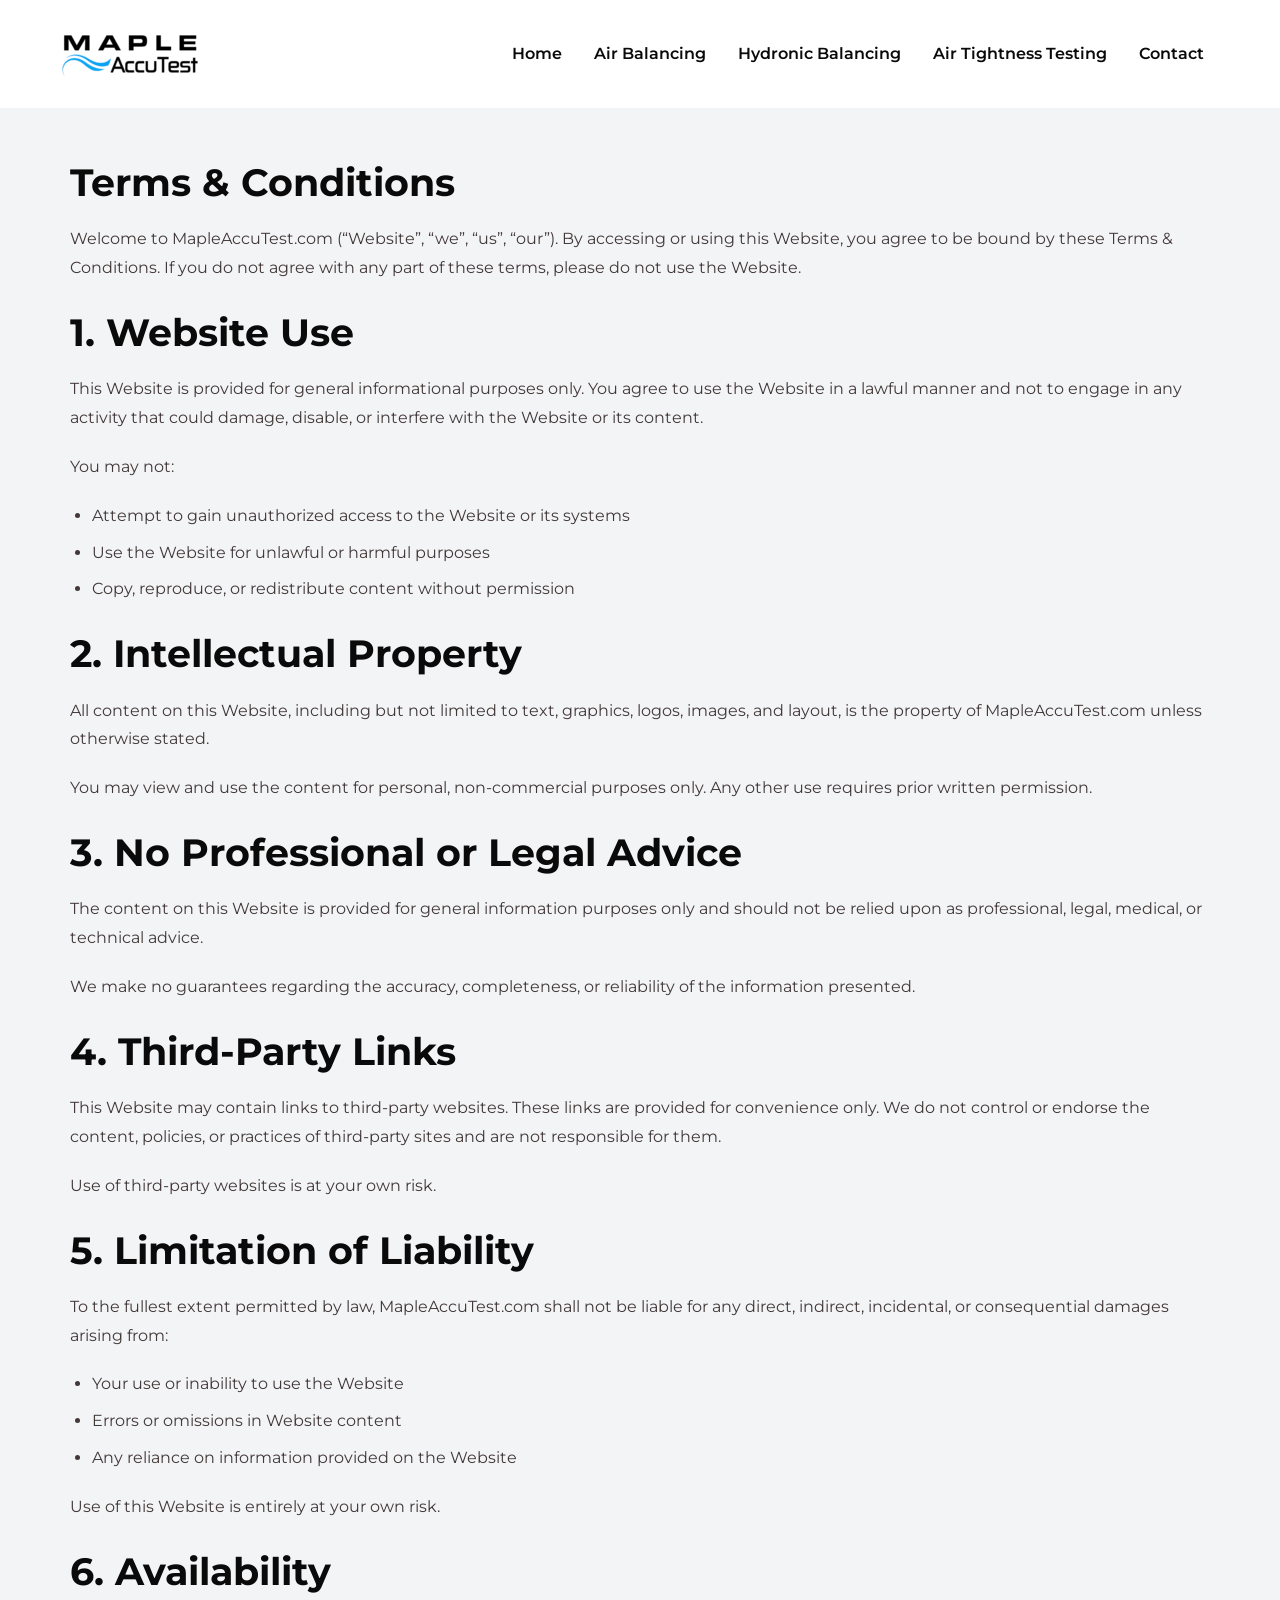
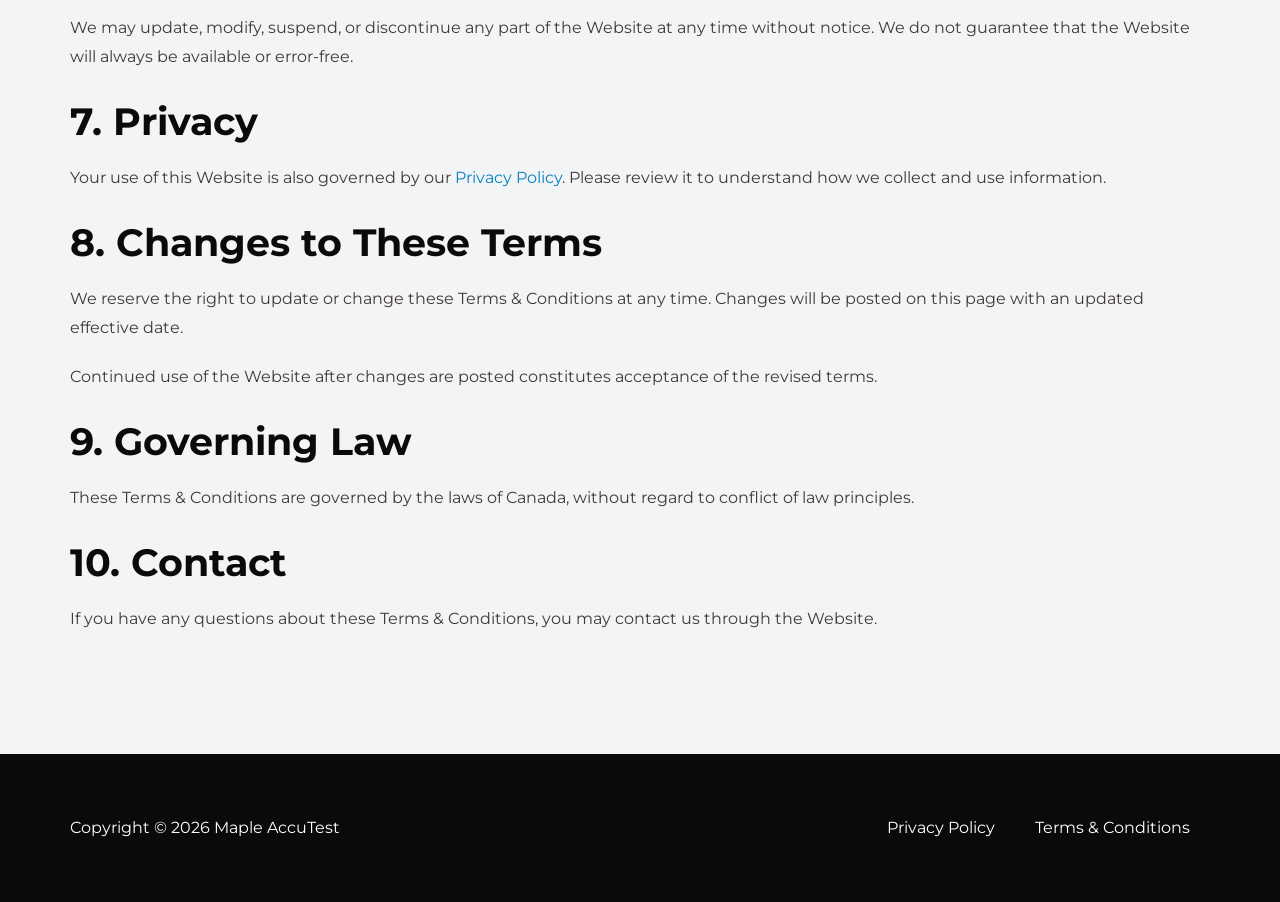
<file: terms-conditions.html>
<!DOCTYPE html>
<html lang="en">
<head>
<meta charset="utf-8">
<meta name="viewport" content="width=device-width, initial-scale=1">
<title>Terms &amp; Conditions – Maple AccuTest</title>
<meta name="description" content="Maple AccuTest terms and conditions of website use.">
<link rel="icon" type="image/png" sizes="32x32" href="images/favicon-32.png">
<link rel="icon" type="image/png" sizes="192x192" href="images/favicon-192.png">
<link rel="apple-touch-icon" href="images/apple-touch-icon.png">
<link rel="stylesheet" href="css/style.css">
</head>
<body>
<a class="skip-link" href="#content">Skip to content</a>

<header class="site-header">
  <div class="container site-header__inner">
    <a class="brand" href="index.html"><img src="images/logo.png" alt="Maple AccuTest"></a>
    <button class="nav-toggle" type="button" aria-label="Open menu" aria-expanded="false">
      <span></span><span></span><span></span>
    </button>
    <nav class="main-nav" aria-label="Main navigation">
      <a href="index.html">Home</a>
      <a href="air-balancing.html">Air Balancing</a>
      <a href="hydronic-balancing.html">Hydronic Balancing</a>
      <a href="air-tightness-testing.html">Air Tightness Testing</a>
      <a href="contact-us.html">Contact</a>
    </nav>
  </div>
</header>

<main id="content">

  <section class="section section--flush">
    <div class="container">
      <div class="prose legal">
        <h2>Terms &amp; Conditions</h2>
        <p>Welcome to MapleAccuTest.com (&ldquo;Website&rdquo;, &ldquo;we&rdquo;, &ldquo;us&rdquo;, &ldquo;our&rdquo;). By accessing or using this Website, you agree to be bound by these Terms &amp; Conditions. If you do not agree with any part of these terms, please do not use the Website.</p>

        <h2>1. Website Use</h2>
        <p>This Website is provided for general informational purposes only. You agree to use the Website in a lawful manner and not to engage in any activity that could damage, disable, or interfere with the Website or its content.</p>
        <p>You may not:</p>
        <ul>
          <li>Attempt to gain unauthorized access to the Website or its systems</li>
          <li>Use the Website for unlawful or harmful purposes</li>
          <li>Copy, reproduce, or redistribute content without permission</li>
        </ul>

        <h2>2. Intellectual Property</h2>
        <p>All content on this Website, including but not limited to text, graphics, logos, images, and layout, is the property of MapleAccuTest.com unless otherwise stated.</p>
        <p>You may view and use the content for personal, non-commercial purposes only. Any other use requires prior written permission.</p>

        <h2>3. No Professional or Legal Advice</h2>
        <p>The content on this Website is provided for general information purposes only and should not be relied upon as professional, legal, medical, or technical advice.</p>
        <p>We make no guarantees regarding the accuracy, completeness, or reliability of the information presented.</p>

        <h2>4. Third-Party Links</h2>
        <p>This Website may contain links to third-party websites. These links are provided for convenience only. We do not control or endorse the content, policies, or practices of third-party sites and are not responsible for them.</p>
        <p>Use of third-party websites is at your own risk.</p>

        <h2>5. Limitation of Liability</h2>
        <p>To the fullest extent permitted by law, MapleAccuTest.com shall not be liable for any direct, indirect, incidental, or consequential damages arising from:</p>
        <ul>
          <li>Your use or inability to use the Website</li>
          <li>Errors or omissions in Website content</li>
          <li>Any reliance on information provided on the Website</li>
        </ul>
        <p>Use of this Website is entirely at your own risk.</p>

        <h2>6. Availability</h2>
        <p>We may update, modify, suspend, or discontinue any part of the Website at any time without notice. We do not guarantee that the Website will always be available or error-free.</p>

        <h2>7. Privacy</h2>
        <p>Your use of this Website is also governed by our <a href="privacy-policy.html">Privacy Policy</a>. Please review it to understand how we collect and use information.</p>

        <h2>8. Changes to These Terms</h2>
        <p>We reserve the right to update or change these Terms &amp; Conditions at any time. Changes will be posted on this page with an updated effective date.</p>
        <p>Continued use of the Website after changes are posted constitutes acceptance of the revised terms.</p>

        <h2>9. Governing Law</h2>
        <p>These Terms &amp; Conditions are governed by the laws of Canada, without regard to conflict of law principles.</p>

        <h2>10. Contact</h2>
        <p>If you have any questions about these Terms &amp; Conditions, you may contact us through the Website.</p>
      </div>
    </div>
  </section>

</main>

<footer class="site-footer">
  <div class="container site-footer__inner">
    <div class="copyright">Copyright &copy; 2026 Maple AccuTest</div>
    <ul class="footer-links">
      <li><a href="privacy-policy.html">Privacy Policy</a></li>
      <li><a href="terms-conditions.html">Terms &amp; Conditions</a></li>
    </ul>
  </div>
</footer>

<script src="js/main.js"></script>
</body>
</html>
</file>
<file: css/style.css>
/* =========================================================
   Maple AccuTest — static website stylesheet
   Hand-written CSS. Fully self-contained static styling.
   Fonts, colours, sizes and layout values are taken from the
   original site's computed styles.
   ========================================================= */

/* ---------- Font (local, Montserrat) ---------- */
@font-face{font-family:'Montserrat';font-style:normal;font-weight:300;font-display:swap;
  src:url(../fonts/Montserrat-300-latin.woff2) format('woff2');
  unicode-range:U+0000-00FF,U+0131,U+0152-0153,U+02BB-02BC,U+02C6,U+02DA,U+02DC,U+0304,U+0308,U+0329,U+2000-206F,U+20AC,U+2122,U+2191,U+2193,U+2212,U+2215,U+FEFF,U+FFFD;}
@font-face{font-family:'Montserrat';font-style:normal;font-weight:400;font-display:swap;
  src:url(../fonts/Montserrat-400-latin.woff2) format('woff2');
  unicode-range:U+0000-00FF,U+0131,U+0152-0153,U+02BB-02BC,U+02C6,U+02DA,U+02DC,U+0304,U+0308,U+0329,U+2000-206F,U+20AC,U+2122,U+2191,U+2193,U+2212,U+2215,U+FEFF,U+FFFD;}
@font-face{font-family:'Montserrat';font-style:normal;font-weight:500;font-display:swap;
  src:url(../fonts/Montserrat-500-latin.woff2) format('woff2');
  unicode-range:U+0000-00FF,U+0131,U+0152-0153,U+02BB-02BC,U+02C6,U+02DA,U+02DC,U+0304,U+0308,U+0329,U+2000-206F,U+20AC,U+2122,U+2191,U+2193,U+2212,U+2215,U+FEFF,U+FFFD;}
@font-face{font-family:'Montserrat';font-style:normal;font-weight:600;font-display:swap;
  src:url(../fonts/Montserrat-600-latin.woff2) format('woff2');
  unicode-range:U+0000-00FF,U+0131,U+0152-0153,U+02BB-02BC,U+02C6,U+02DA,U+02DC,U+0304,U+0308,U+0329,U+2000-206F,U+20AC,U+2122,U+2191,U+2193,U+2212,U+2215,U+FEFF,U+FFFD;}
@font-face{font-family:'Montserrat';font-style:normal;font-weight:700;font-display:swap;
  src:url(../fonts/Montserrat-700-latin.woff2) format('woff2');
  unicode-range:U+0000-00FF,U+0131,U+0152-0153,U+02BB-02BC,U+02C6,U+02DA,U+02DC,U+0304,U+0308,U+0329,U+2000-206F,U+20AC,U+2122,U+2191,U+2193,U+2212,U+2215,U+FEFF,U+FFFD;}
@font-face{font-family:'Montserrat';font-style:normal;font-weight:800;font-display:swap;
  src:url(../fonts/Montserrat-800-latin.woff2) format('woff2');
  unicode-range:U+0000-00FF,U+0131,U+0152-0153,U+02BB-02BC,U+02C6,U+02DA,U+02DC,U+0304,U+0308,U+0329,U+2000-206F,U+20AC,U+2122,U+2191,U+2193,U+2212,U+2215,U+FEFF,U+FFFD;}
@font-face{font-family:'Montserrat';font-style:normal;font-weight:900;font-display:swap;
  src:url(../fonts/Montserrat-900-latin.woff2) format('woff2');
  unicode-range:U+0000-00FF,U+0131,U+0152-0153,U+02BB-02BC,U+02C6,U+02DA,U+02DC,U+0304,U+0308,U+0329,U+2000-206F,U+20AC,U+2122,U+2191,U+2193,U+2212,U+2215,U+FEFF,U+FFFD;}

/* ---------- Design tokens (measured from the original) ---------- */
:root{
  --link:#0581BF;          /* nav active + links        */
  --ink:#0A0A0A;           /* headings + nav inactive   */
  --body:#423838;          /* body copy                 */
  --navy:#002747;          /* primary button background */
  --light:#F3F4F6;         /* page background           */
  --white:#fff;
  --primary-blue: #0581bf;
  --accent-blue: #0aa3f2;  
  --shadow:0 0 30px rgba(0,0,0,.1);
  --container:1180px;
  --radius:2px;
}

/* ---------- Reset ---------- */
*,*::before,*::after{box-sizing:border-box}
html{-webkit-text-size-adjust:100%}
body{
  margin:0;
  font-family:'Montserrat',-apple-system,"Segoe UI",Arial,sans-serif;
  font-size:16px;
  line-height:1.8;
  color:var(--body);
  background:var(--light);
  overflow-x:hidden;
}
img{max-width:100%;height:auto;border:0}
a{color:var(--link);text-decoration:none;transition:color .25s ease}
a:hover{color:var(--navy)}
ul{margin:0 0 20px;padding-left:22px}
li{margin:0 0 8px}
p{margin:0 0 20px}
h1,h2,h3,h4,h5,h6{
  font-family:'Montserrat',-apple-system,"Segoe UI",Arial,sans-serif;
  color:var(--ink);
  margin:0 0 18px;
  line-height:1.3;
  font-weight:700;
}
h1{font-size:38px;line-height:1.3}
h2{font-size:38px;line-height:1.3}
h3{font-size:26px}
h4{font-size:19px}
h5{font-size:18px}

.container{width:100%;max-width:var(--container);margin:0 auto;padding:0 20px}
.section{padding:100px 0}
.section--flush{padding-top:50px}
.section--light{background:#fff}

.skip-link{
  position:absolute;left:-9999px;top:0;background:var(--navy);color:#fff;
  padding:10px 18px;z-index:2000
}
.skip-link:focus{left:0}

/* ---------- Buttons ---------- */
.btn{
  display:inline-flex;align-items:center;gap:8px;
  padding:15px 40px;border-radius:var(--radius);border:0;
  font-family:'Montserrat',Arial,sans-serif;font-size:16px;font-weight:600;
  line-height:1;letter-spacing:0;cursor:pointer;
  transition:background-color .3s ease,color .3s ease;
}
.btn--navy{background:var(--navy);color:#fff}
.btn--navy:hover{background:#02406e;color:#fff}
.btn__arrow{font-size:13px;line-height:1}

/* ---------- Header ---------- */
.site-header{
  position:sticky;top:0;z-index:1000;
  background:#fff;
}
.site-header__inner{
  display:flex;align-items:center;justify-content:space-between;
  gap:24px;min-height:108px;max-width:1200px;margin:0 auto;padding:0 20px;
}
.brand{display:flex;align-items:center}
.brand img{width:139px;height:43px}
.main-nav{display:flex;align-items:center;flex-wrap:wrap}
.main-nav a{
  color:var(--ink);font-size:16px;font-weight:600;
  padding:0 16px;
}
.main-nav a:hover{color:var(--link)}
.main-nav a.is-active{color:var(--link)}
.main-nav .nav-contact{color:var(--link);font-size:16px;font-weight:400;padding:0 16px}
.main-nav .nav-contact:hover{color:var(--navy)}

.nav-toggle{
  display:none;background:none;border:0;cursor:pointer;padding:10px;
}
.nav-toggle span{
  display:block;width:26px;height:3px;background:var(--link);
  margin:5px 0;border-radius:2px;transition:.3s
}
.nav-contact {
  background: var(--primary-blue);
  color: var(--white) !important;
  border-radius: 4px;
  padding: 10px 24px !important;
  margin-left: 10px;
}

.nav-contact:hover {
  background: var(--accent-blue);
  color: var(--white) !important;
}
/* =========================================================
   HOME HERO — the original shows TWO images side by side
   left  half : hero-overlay.jpg  (cover, 50% 0%)
   right half : home-banner.jpg   (tiled at natural size)
   The text block lives in the right half.
   ========================================================= */
.hero{
  position:relative;
  min-height:760px;
  overflow:hidden;
}
.hero__panel{
  position:absolute;left:0;top:0;width:49.8%;height:100%;
  background:url(../images/hero-overlay.jpg) 50% 0%/cover no-repeat;
}
.hero__panel::before{
  content:"";position:absolute;inset:0;
  background-image:linear-gradient(180deg,rgba(70, 8, 8, 0.16) 0%,rgba(47,95,140,.36) 100%);
}
.hero__banner{
  position:absolute;left:49.8%;top:0;width:50%;height:100%;
  background:url(../images/home-banner.jpg) 50% 0%/cover no-repeat;
}
.hero__body{
  position:relative;z-index:2;
  margin-left:50%;
  min-height:760px;
  padding:180px 50px;
}
.hero h1{
  color:#fff;font-size:51px;line-height:1.4;font-weight:700;
  margin:0 0 16px;mix-blend-mode:luminosity;
}
.hero__card h3{color:#fff;font-size:26px;line-height:1.3;font-weight:700;margin:0 0 8px}
.hero__card p{color:#fff;font-size:16px;line-height:1.8;margin:0 0 28px}

/* ---------- Page banner (inner pages) ---------- */
.page-banner{
  position:relative;
  background:url(../images/page-banner.jpg) top center/cover no-repeat;
  min-height:325px;
  display:flex;align-items:center;
}
.page-banner::before{
  content:"";position:absolute;inset:0;
  background:rgba(5,129,191,.5);
}
.page-banner--plain::before{display:none}
.page-banner__inner{position:relative;z-index:2;text-align:center;width:100%;padding-left:30px;padding-right:30px}
.page-banner h1{color:#fff;font-size:75px;line-height:1.4;font-weight:700;margin:0}

/* phone call-out below the banner (Contact page only) */
.cta-line{
  text-align:center;
  padding:40px 20px 30px;
  font-size:25px;font-weight:400;line-height:1.16;
}
.cta-line a{color:var(--link)}
.cta-line a:hover{color:var(--navy)}

/* ---------- Section heading + rule ---------- */
.section-head{max-width:100%}
.section-head h2{margin-bottom:14px;font-size:38px;line-height:1.3}
.section-head--center{text-align:center}
.section-head--center .rule{margin-left:auto;margin-right:auto}
.rule{
  width:14%;min-width:60px;height:3px;background:var(--ink);
  border:0;margin:14px 0 34px;border-radius:2px
}

/* ---------- Content ---------- */
.prose h2{margin-top:8px}
.prose h4{margin-top:34px;margin-bottom:10px}
.figure{margin:30px 0}
.figure img{width:100%;border-radius:2px}
.figure figcaption{font-size:13px;margin-top:10px;text-align:center}

/* ---------- Service cards ---------- */
.cards{display:grid;grid-template-columns:repeat(3,1fr);gap:34px;margin-top:12px}
.card{
  background:transparent;border-radius:2px;
  padding:20px 15px;text-align:center;
}
.card__img{width:97px;height:97px;margin:0 auto 15px}
.card__img img{width:100%;height:100%;object-fit:contain;transition:transform .3s ease}
.card:hover .card__img img{transform:scale(1.06)}
.card h3{font-size:20px;margin-bottom:12px;font-weight:700}
.card h3 a{color:var(--ink)}
.card h3 a:hover{color:var(--link)}
.card p{font-size:12px;line-height:1.4;letter-spacing:.4px;margin:0}

/* ---------- Info cards (contact) ---------- */
.info-grid{display:grid;grid-template-columns:repeat(3,1fr);gap:34px;margin-top:16px}
.info-card{text-align:center;padding:20px 15px}
.info-card__img{width:97px;height:97px;margin:0 auto 15px}
.info-card__img img{width:100%;height:100%;object-fit:contain}
.info-card h3{font-size:26px;line-height:1.3;margin-bottom:15px}
.info-card p{font-size:16px;line-height:1.8;margin:0}

/* ---------- FAQ accordion ---------- */
.faq-head h2{font-size:21px;line-height:1.3;font-weight:700}
.faq{max-width:1100px;margin:0 auto}
.faq-item{
  background:#fff;box-shadow:var(--shadow);border-radius:0;
  margin-bottom:16px;overflow:hidden
}
.faq-item__q{
  width:100%;display:flex;align-items:center;gap:12px;
  background:none;border:0;cursor:pointer;text-align:left;
  padding:21px;font-family:'Montserrat',Arial,sans-serif;
  font-size:18px;font-weight:700;color:var(--ink);line-height:1.2
}
.faq-item__q:hover{color:var(--link)}
.faq-item__icon{
  flex:0 0 auto;width:16px;height:16px;position:relative
}
.faq-item__icon::before,.faq-item__icon::after{
  content:"";position:absolute;background:var(--link);border-radius:1px;
  top:50%;left:50%;transform:translate(-50%,-50%)
}
.faq-item__icon::before{width:16px;height:2px}
.faq-item__icon::after{width:2px;height:16px;transition:transform .3s ease}
.faq-item.is-open .faq-item__icon::after{transform:translate(-50%,-50%) rotate(90deg)}
.faq-item__a{padding:0 21px 21px 21px;font-size:16px;line-height:1.8}
.faq-item__a[hidden]{display:none}
.faq-item__a p:last-child{margin-bottom:0}

/* ---------- Contact details ---------- */
.contact-lead{font-size:16px}
.contact-lead a{font-weight:500}
.map-grid{display:grid;grid-template-columns:1fr 1fr;gap:28px;margin-top:26px}
.map-card{
  position:relative;overflow:hidden;
  background:linear-gradient(135deg,#2F5F8C,var(--navy));
  box-shadow:var(--shadow);min-height:280px
}
.map-card iframe{width:100%;height:280px;border:0;display:block}
.map-card__label{
  position:absolute;left:0;right:0;bottom:0;
  background:rgba(17,26,40,.82);color:#fff;
  padding:12px 18px;font-size:14px;font-weight:500
}

/* ---------- Legal pages ---------- */
.legal h2{font-size:38px;line-height:1.3;margin:25px 0 18px}
.legal h3{font-size:26px;line-height:1.3;margin:25px 0 12px}
.legal h2:first-child{margin-top:0}
.legal ul{list-style:disc}

/* ---------- Footer ---------- */
.site-footer{background:var(--ink);color:#fff;padding:40px 0;min-height:148px;
  display:flex;align-items:center}
.site-footer__inner{
  display:flex;align-items:center;justify-content:space-between;
  gap:20px;flex-wrap:wrap;font-size:16px;line-height:1.8;width:100%
}
.site-footer a{color:#fff}
.site-footer a:hover{color:#9fd4ef}
.footer-links{display:flex;gap:0;list-style:none;margin:0;padding:0}
.footer-links li{margin:0}
.footer-links a{padding:0 20px}

/* ---------- Responsive ---------- */
@media (max-width:1100px){
  .hero h1{font-size:42px}
  .page-banner h1{font-size:56px}
}
@media (max-width:992px){
  /* both images stay side by side, banner switches to "contain" */
  .hero{background-size:contain;background-repeat:no-repeat;min-height:440px}
  .hero__body{min-height:440px;padding:70px 40px}
  .hero h1{font-size:44px;line-height:1.3}
  .hero__card h3{font-size:22px}
  .page-banner h1{font-size:48px}
  .page-banner{min-height:280px}
  .section-head h2{font-size:32px}
  .cards,.info-grid{grid-template-columns:1fr 1fr}
}
@media (max-width:768px){
  body{font-size:14.592px;line-height:1.8}
  .nav-toggle{display:block}
  .main-nav{
    display:none;position:absolute;top:100%;left:0;right:0;
    background:#fff;flex-direction:column;align-items:stretch;
    padding:8px 0 16px;box-shadow:0 12px 24px rgba(0,0,0,.12)
  }
  .main-nav.is-open{display:flex}
  .main-nav a,.main-nav .nav-contact{line-height:1.4;padding:12px 20px;font-size:14.592px}
  .btn{font-size:14px}
  .section{padding:52px 0}
  .site-footer__inner{font-size:14.592px}
  .map-grid{grid-template-columns:1fr}
}
@media (max-width:600px){
  /* stack: text block, then the banner photo, then the second photo */
  .hero{
    display:flex;flex-direction:column;
    background:none;min-height:0
  }
  .hero__body{
    order:1;margin-left:0;min-height:0;
    padding:35px 30px 40px
  }
  .hero__panel{
    order:2;position:static;width:100%;height:300px
  }
  .hero__banner{
    order:3;position:static;width:100%;height:300px;
  }
  .hero h1{font-size:38px;line-height:1.3}
  .hero__card h3{font-size:22px}
  .page-banner h1{font-size:30px;line-height:1.4}
  .page-banner{min-height:262px;padding:40px 0}
  .section-head h2{font-size:25px;line-height:1.3}
  .section-head--mobile-center{text-align:center}
  .cards,.info-grid{grid-template-columns:1fr}
  .faq-item__q{font-size:17px;padding:18px}
  .faq-item__a{padding:0 18px 18px}
  .site-footer{min-height:0}
  .site-footer__inner{flex-direction:column;text-align:center}
  .footer-links a{padding:0 12px}
}
@media (max-width:420px){
  .hero h1{font-size:34px}
  .page-banner h1{font-size:27px}
}
</file>
